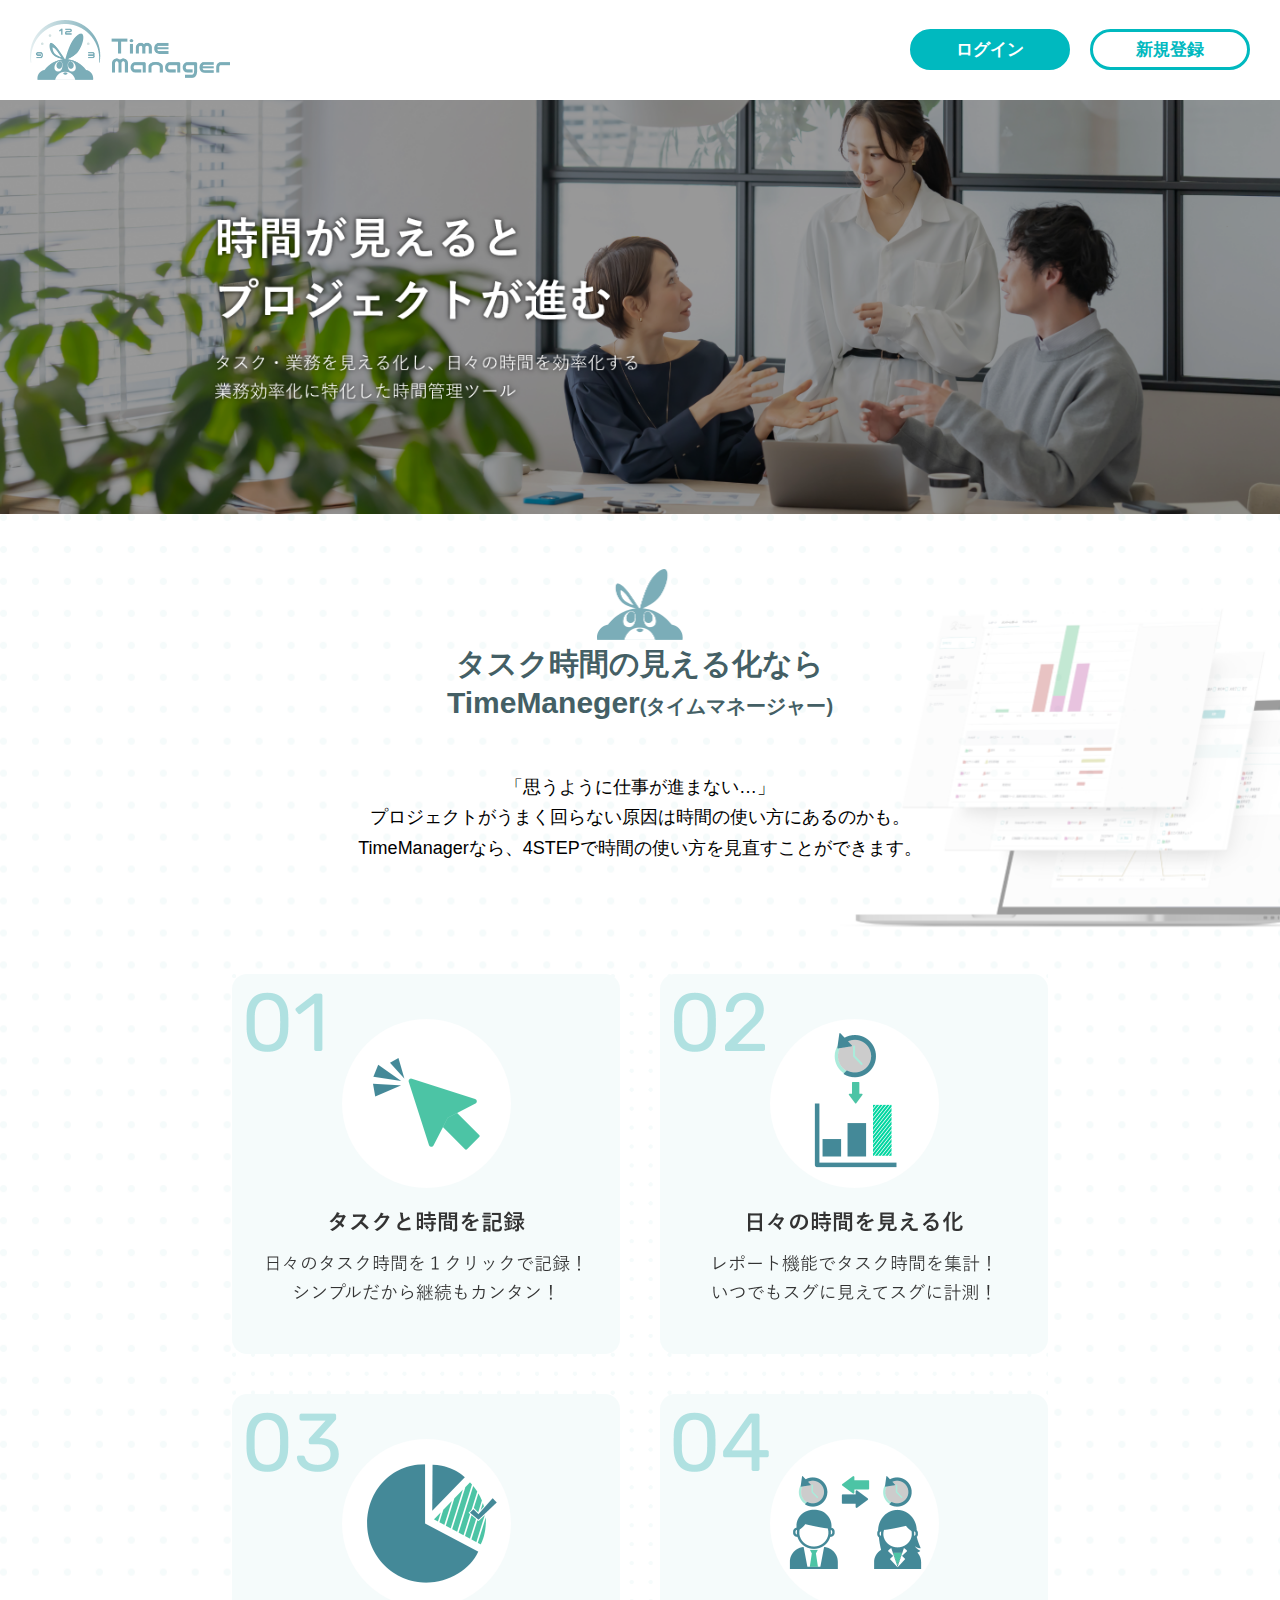
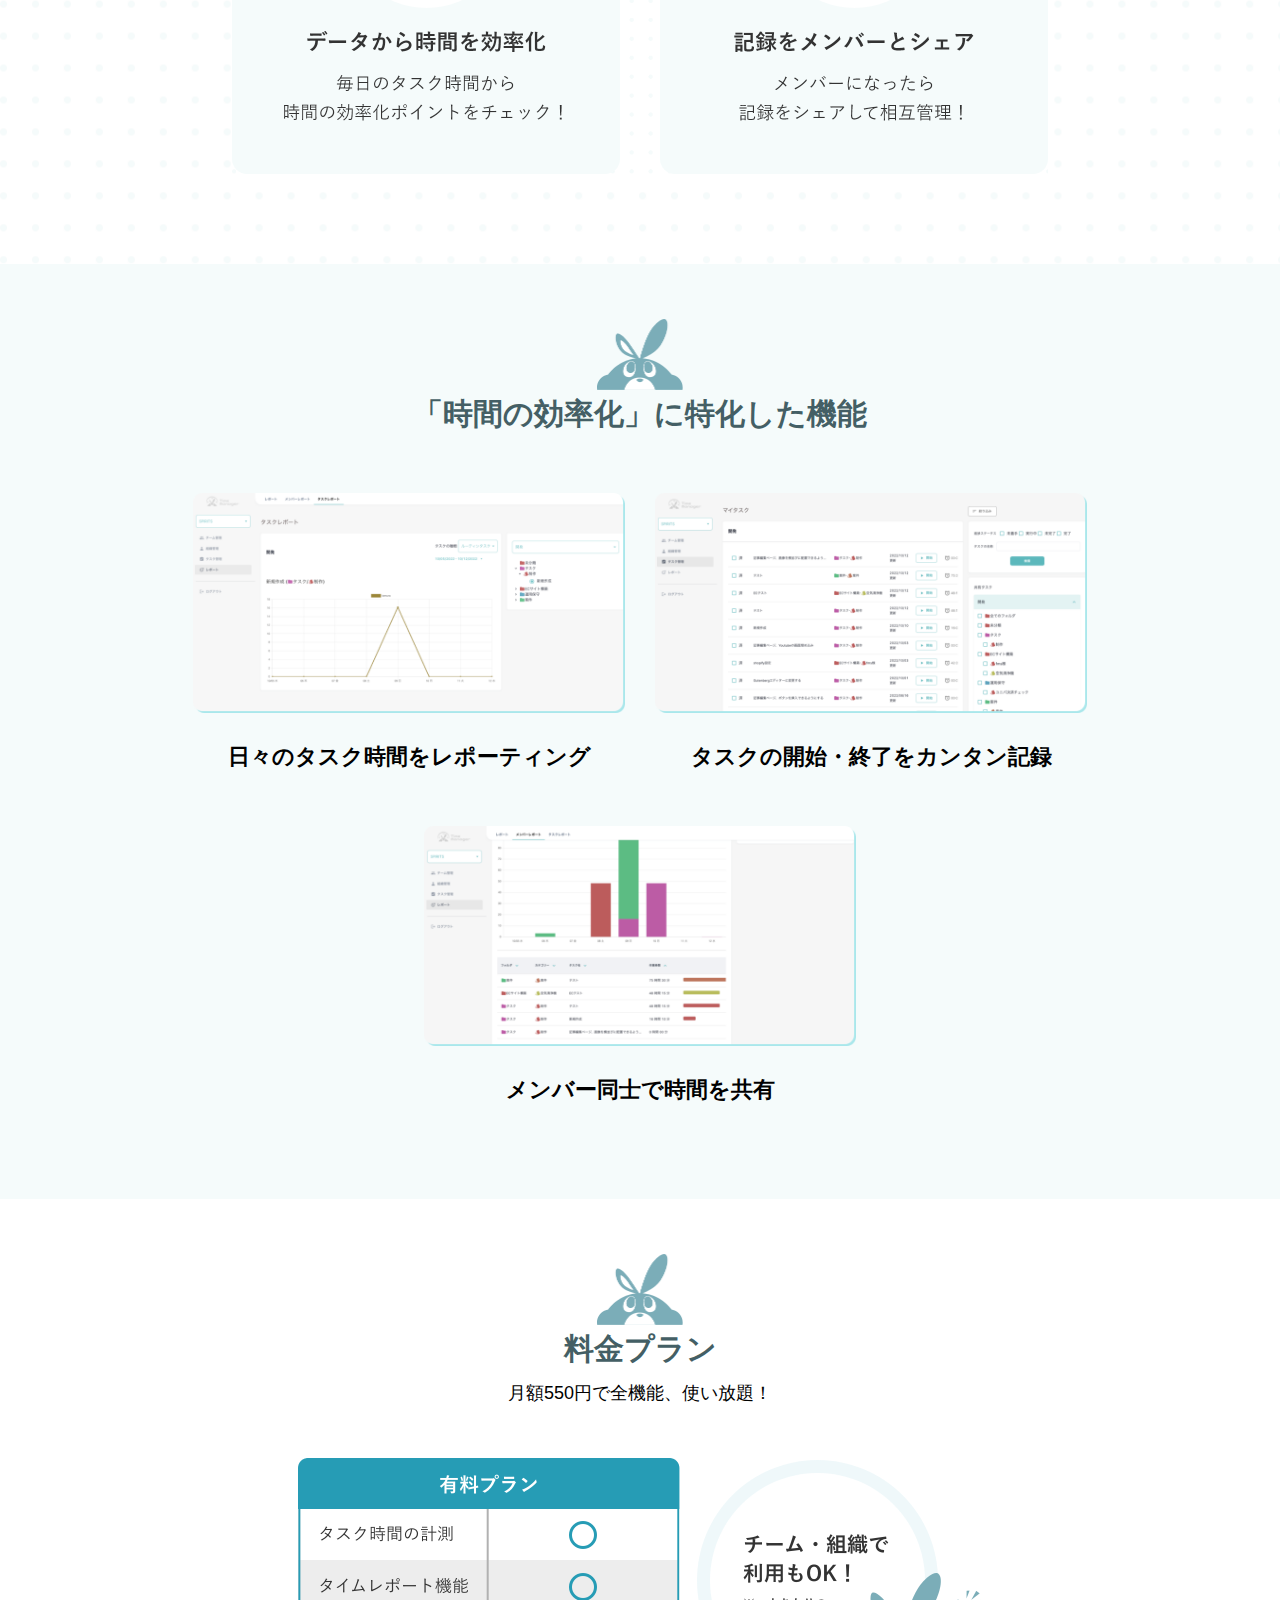
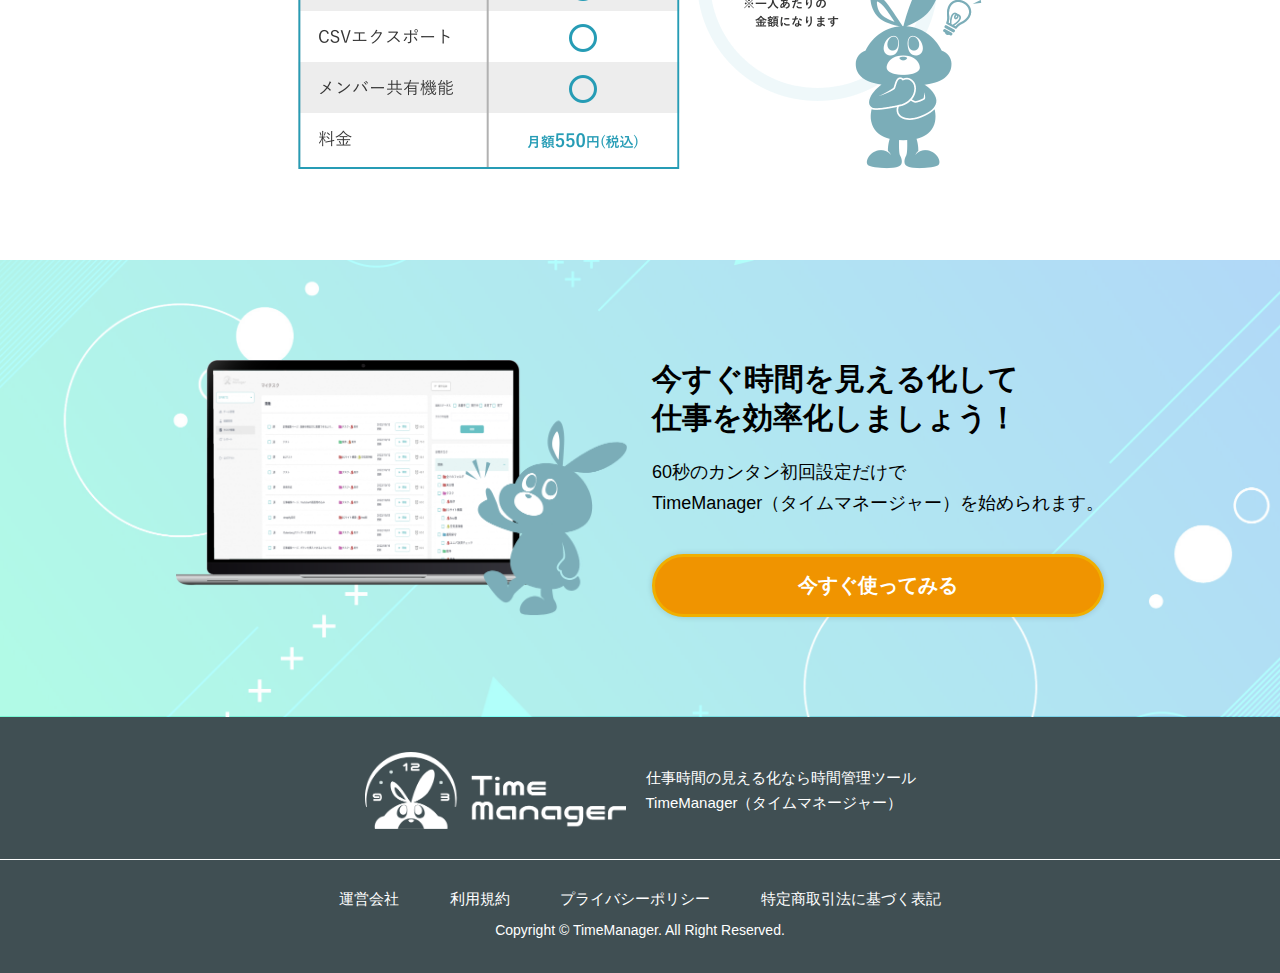
<file: index.html>
<!DOCTYPE html>
<html lang="ja">
<head prefix="og:http://ogp.me/ns#">
    <!-- Google Tag Manager -->
    <script>(function(w,d,s,l,i){w[l]=w[l]||[];w[l].push({'gtm.start':
    new Date().getTime(),event:'gtm.js'});var f=d.getElementsByTagName(s)[0],
    j=d.createElement(s),dl=l!='dataLayer'?'&l='+l:'';j.async=true;j.src=
    'https://www.googletagmanager.com/gtm.js?id='+i+dl;f.parentNode.insertBefore(j,f);
    })(window,document,'script','dataLayer','GTM-P8GG42N');</script>
    <!-- End Google Tag Manager -->    
    <meta charset="UTF-8">
    <meta http-equiv="X-UA-Compatible" content="IE=edge">
    <meta name="viewport" content="width=device-width, initial-scale=1.0">
    <link rel="stylesheet" href="css/style.css">
    <title>【公式】Time Manager（タイムマネージャー）｜タスク時間を見える化</title>
    <meta name="description" content="Time Manager（タイムマネージャー）は業務効率化に特化した時間管理ツール。タスクや業務を見える化し、日々の時間を効率化します。">
    <meta property="og:title" content="【公式】Time Manager（タイムマネージャー）">
    <meta property="og:description" content="Time Manager（タイムマネージャー）は業務効率化に特化した時間管理ツール。タスクや業務を見える化し、日々の時間を効率化します。">
    <meta property="og:url" content="https://spirits-ltd.com/time-manager/">
    <meta property="og:image" content="https://spirits-ltd.com/time-manager/img/logo.png">
    <meta property="og:type" content="website">
    <meta property="og:site_name" content="Time Manager">
    <link rel="apple-touch-icon" sizes="180x180" href="./img/favicon/apple-touch-icon.png">
    <link rel="icon" type="image/png" sizes="32x32" href="./img/favicon/favicon-32x32.png">
    <link rel="icon" type="image/png" sizes="16x16" href="./img/favicon/favicon-16x16.png">
    <link rel="manifest" href="./img/favicon/site.webmanifest">
    <link rel="mask-icon" href="./img/favicon/safari-pinned-tab.svg" color="#5bbad5">
    <meta name="msapplication-TileColor" content="#da532c">
    <meta name="theme-color" content="#ffffff">
</head>
<body>
    <!-- Google Tag Manager (noscript) -->
    <noscript><iframe src="https://www.googletagmanager.com/ns.html?id=GTM-P8GG42N"
    height="0" width="0" style="display:none;visibility:hidden"></iframe></noscript>
    <!-- End Google Tag Manager (noscript) -->
    <header>
        <nav>
            <a href="./" class="logo">
                <img src="img/head-logo.png" alt="業務効率化に特化した時間管理ツール、Time Manager（タイムマネージャー）のロゴ">
            </a>
                <ul>
                    <a href="https://time-manager.net/login">
                        <li>ログイン</li>
                        </a>
                        <a target="_blank" href="https://time-manager.net/registration">
                            <li class="signin">新規登録</li>
                        </a>
                </ul>
        </nav>
    </header>
    <main>
        <img src="img/header-pc.png" alt="「時間が見えるとプロジェクトが進む」業務効率化に特化した時間管理ツール、Time Manager（タイムマネージャー）。" class="pc">
        <img src="img/header-sp.png" alt="「時間が見えるとプロジェクトが進む」業務効率化に特化した時間管理ツール、Time Manager（タイムマネージャー）。" class="sp">
        <section class="merit">
            <div class="container-sub">
                <h2>タスク時間の見える化なら<br>
                    TimeManeger<span>(タイムマネージャー)</span></h2>
                <p>「思うように仕事が進まない…」<br>
                    プロジェクトがうまく回らない原因は<br class="sp">時間の使い方にあるのかも。<br><br class="sp">
                    TimeManagerなら、<br class="sp">4STEPで時間の使い方を<br class="sp">見直すことができます。</p>
                <img src="img/merit-sp.png" alt="業務効率化に特化した時間管理ツール、Time Manager（タイムマネージャー）の時間管理画面" class="sp">
                <img src="img/merit14.png" alt="業務効率化に特化した時間管理ツール、Time Manager（タイムマネージャー）のメリット4つ" class="merit pc">
                <img src="img/merit14-sp.png" alt="業務効率化に特化した時間管理ツール、Time Manager（タイムマネージャー）のメリット4つ" class="merit sp">
            </div>
        </section>
        <section class="function">
            <div class="container">
                <h2>「時間の効率化」に特化した機能</h2>
                <div class="box">
                    <div class="ex">
                        <img src="img/func01.png" alt="業務効率化に特化した時間管理ツール、Time Manager（タイムマネージャー）の機能①日々のタスク時間をレポーティング">
                        <p>日々のタスク時間をレポーティング</p>
                    </div>
                    <div class="ex">
                        <img src="img/func02.png" alt="業務効率化に特化した時間管理ツール、Time Manager（タイムマネージャー）の機能②タスクの開始・終了をカンタン記録">
                        <p>タスクの開始・終了をカンタン記録</p>
                    </div>
                    <div class="ex">
                        <img src="img/func03.png" alt="業務効率化に特化した時間管理ツール、Time Manager（タイムマネージャー）の機能③メンバー同士で時間共有">
                        <p>メンバー同士で時間を共有</p>
                    </div>
                </div>
            </div>
        </section>
        <section class="price">
            <div class="container">
                <h2>料金プラン</h2>
                <p>月額550円で全機能、使い放題！</p>
                    <img src="img/price.png" alt="業務効率化に特化した時間管理ツール、Time Manager（タイムマネージャー）の料金プラン" class="pc">
                    <img src="img/price-sp.png" alt="業務効率化に特化した時間管理ツール、Time Manager（タイムマネージャー）の料金プラン" class="sp">
                </div>
        </section>
        <section class="cta">
            <div class="container pc">
                <div class="flex">
                    <img src="img/cta-rabbit.png" alt="業務効率化に特化した時間管理ツール、Time Manager（タイムマネージャー）のキャラクター「タイムラビット」">
                    <div class="text">
                        <h2>今すぐ時間を見える化して<br>
                            仕事を効率化しましょう！</h2>
                        <p>60秒のカンタン初回設定だけで<br>
                            TimeManager（タイムマネージャー）を始められます。</p>
                        <a target="_blank" href="https://time-manager.net/registration" class="button">今すぐ使ってみる</a>
                    </div>
                </div>
            </div>
            <div class="container-sub sp">
                <div class="flex">
                    <h2>今すぐ時間を見える化して<br>
                        仕事を効率化しましょう！</h2>
                    <img src="img/cta-rabbit-sp.png" alt="業務効率化に特化した時間管理ツール、Time Manager（タイムマネージャー）のキャラクター「タイムラビット」">
                    <div class="text">
                        <p>
                            60秒のカンタン初回設定だけで<br>
                            TimeManager（タイムマネージャー）を<br>
                            始められます。</p>
                        <a target="_blank" href="https://time-manager.net/registration" class="button">今すぐ使ってみる</a>
                    </div>
                </div>
            </div>
        </section>
        <footer>
            <div class="container-sub">
                <div class="flex">
                    <img src="img/footer-logo.png" alt="業務効率化に特化した時間管理ツール、Time Manager（タイムマネージャー）のロゴ">
                    <p>仕事時間の見える化なら時間管理ツール<br>
                        TimeManager（タイムマネージャー）</p>
                </div>          
            </div>
            <div class="border"></div>
            <div class="container-sub">
                <div class="flex02">
                    <a href="https://spirits-ltd.com/company" target="_blank">運営会社</a>
                    <a href="./rule.html">利用規約</a>
                    <a href="./privacy.html">プライバシーポリシー</a>
                    <a href="./law.html">特定商取引法に基づく表記</a>
                </div>
                <div class="copyright">
                    <p>Copyright © TimeManager. All Right Reserved.</p>
                </div>
            </div>
        </footer>
    </main>
</body>
</html>
</file>
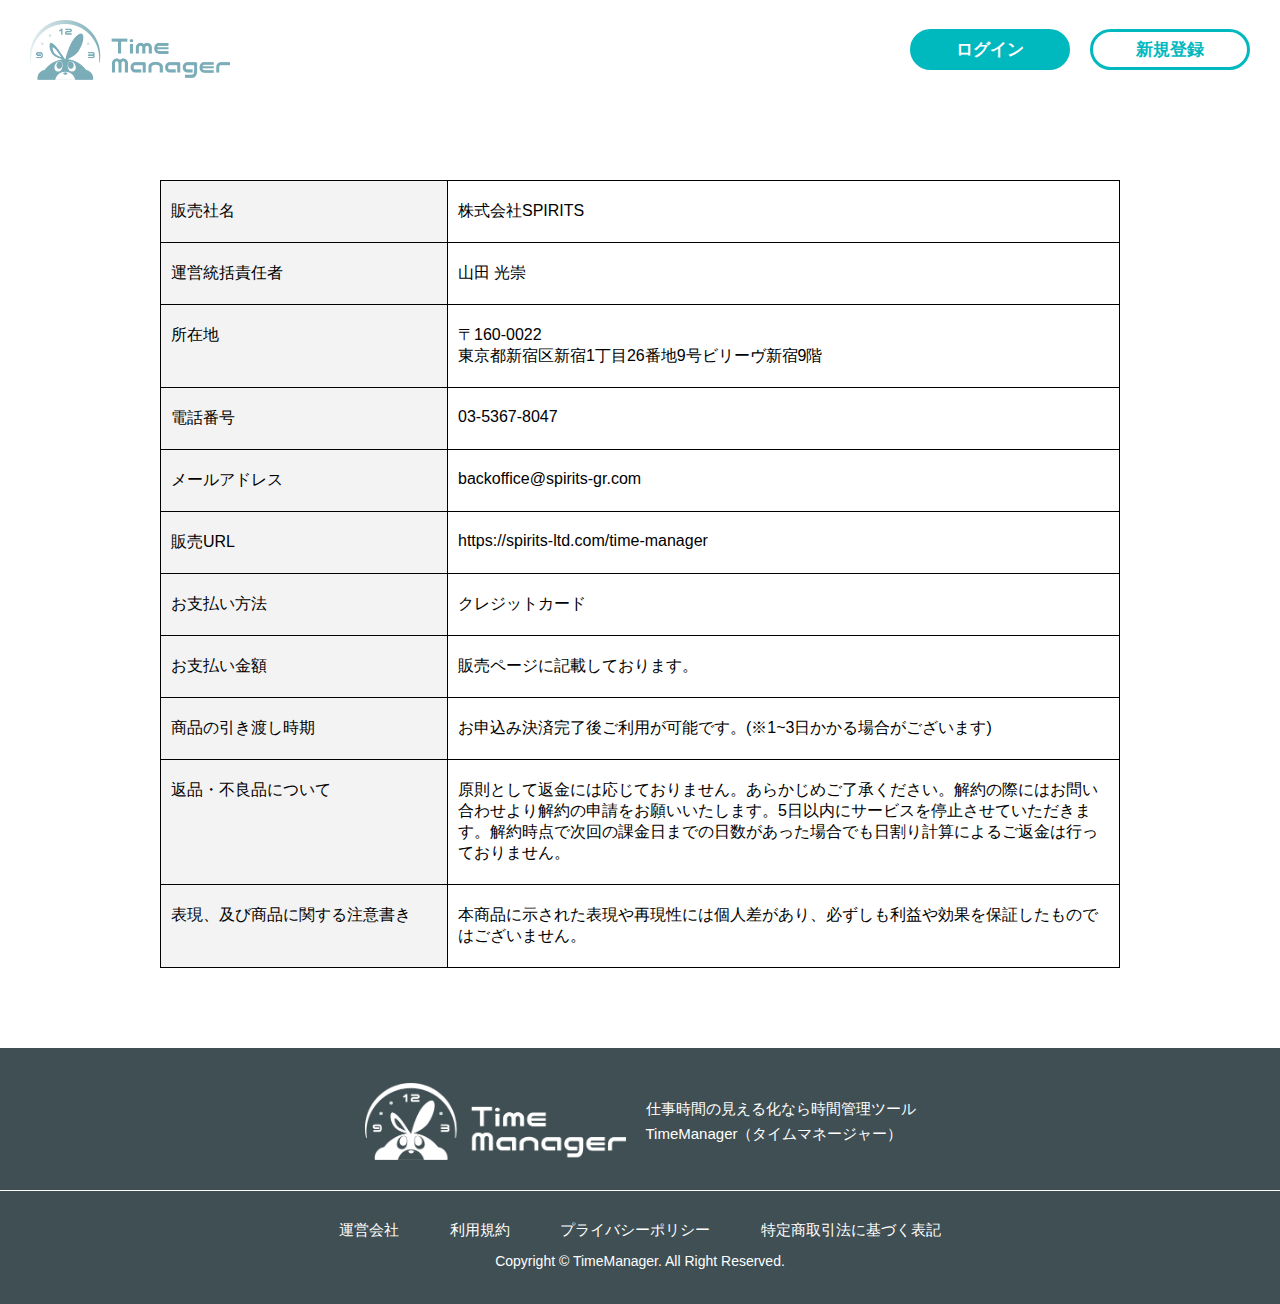
<file: law.html>
<!DOCTYPE html>
<html lang="en">
<head>
    <meta charset="UTF-8">
    <meta http-equiv="X-UA-Compatible" content="IE=edge">
    <meta name="viewport" content="width=device-width, initial-scale=1.0">
    <link rel="stylesheet" href="./css/style.css">
    <title>TimeManager | 特商法</title>
    <meta name="robots" content="noindex">
    <style>

      .law-box {
        margin-top: 80px;
        margin-bottom: 80px;
      }
      .row {
        display: flex;
      }

      .left-box {
        width: 30%;
        padding: 20px 10px;
        background-color: #eeeeeeb0;
        border-top: 1px solid #000;
        border-left: 1px solid #000;
        border-right: 1px solid #000;
      }

      .right-box {
        width: 30%;
        padding: 20px 10px;
        border-top: 1px solid #000;
        border-right: 1px solid #000;
      }
      
      .row:last-child .left-box, .row:last-child .right-box{
        border-bottom: 1px solid #000;
      }
      
      .right-box {
        width: 70%;
        padding: 20px 10px;
      }

      * {
        text-align: left;
      }
    </style>
</head>
<body>
    <header>
        <nav>
            <a href="./" class="logo">
                <img src="img/head-logo.png" alt="">
            </a>
            <ul>
              <a href="https://time-manager.net/login">
                  <li>ログイン</li>
                  </a>
                  <a href="https://time-manager.net/registration">
                      <li class="signin">新規登録</li>
                  </a>
          </ul>
  </nav>
    </header>
    <main>
      <div class="container">
        <div class="law-box">
          <div class="row">
            <div class="left-box">販売社名</div>
            <div class="right-box">株式会社SPIRITS</div>
          </div>
          <div class="row">
            <div class="left-box">運営統括責任者</div>
            <div class="right-box">山田 光崇</div>
          </div>
          <div class="row">
            <div class="left-box">所在地</div>
            <div class="right-box">〒160-0022 <br>
              東京都新宿区新宿1丁目26番地9号ビリーヴ新宿9階</div>
          </div>
          <div class="row">
            <div class="left-box">電話番号</div>
            <div class="right-box">03-5367-8047</div>
          </div>
          <div class="row">
            <div class="left-box">メールアドレス</div>
            <div class="right-box">backoffice@spirits-gr.com</div>
          </div>
          <div class="row">
            <div class="left-box">販売URL</div>
            <div class="right-box">https://spirits-ltd.com/time-manager</div>
          </div>
          <div class="row">
            <div class="left-box">お支払い方法</div>
            <div class="right-box">クレジットカード</div>
          </div>
          <div class="row">
            <div class="left-box">お支払い金額</div>
            <div class="right-box">販売ページに記載しております。</div>
          </div>
          <div class="row">
            <div class="left-box">商品の引き渡し時期</div>
            <div class="right-box">お申込み決済完了後ご利用が可能です。(※1~3日かかる場合がございます)</div>
          </div>
          <div class="row">
            <div class="left-box">返品・不良品について</div>
            <div class="right-box">原則として返金には応じておりません。あらかじめご了承ください。解約の際にはお問い合わせより解約の申請をお願いいたします。5日以内にサービスを停止させていただきます。解約時点で次回の課金日までの日数があった場合でも日割り計算によるご返金は行っておりません。</div>
          </div>
          <div class="row">
            <div class="left-box">表現、及び商品に関する注意書き</div>
            <div class="right-box">本商品に示された表現や再現性には個人差があり、必ずしも利益や効果を保証したものではございません。</div>
          </div>
        </div>
      </div>
    </main>
    <footer>
        <div class="container-sub">
            <div class="flex">
                <img src="./img/footer-logo.png" alt="">
                <p>
                  仕事時間の見える化なら時間管理ツール<br>
                  TimeManager（タイムマネージャー）
                </p>
            </div>          
        </div>
        <div class="border"></div>
        <div class="container-sub">
            <div class="flex02">
                <a href="https://spirits-ltd.com/company" target="_blank">運営会社</a>
                <a href="./rule.html">利用規約</a>
                <a href="./privacy.html">プライバシーポリシー</a>
                <a href="./law.html">特定商取引法に基づく表記</a>
            </div>
            <div class="copyright">
                <p>Copyright © TimeManager. All Right Reserved.</p>
            </div>
        </div>
    </footer>
</body>
</html>
</file>
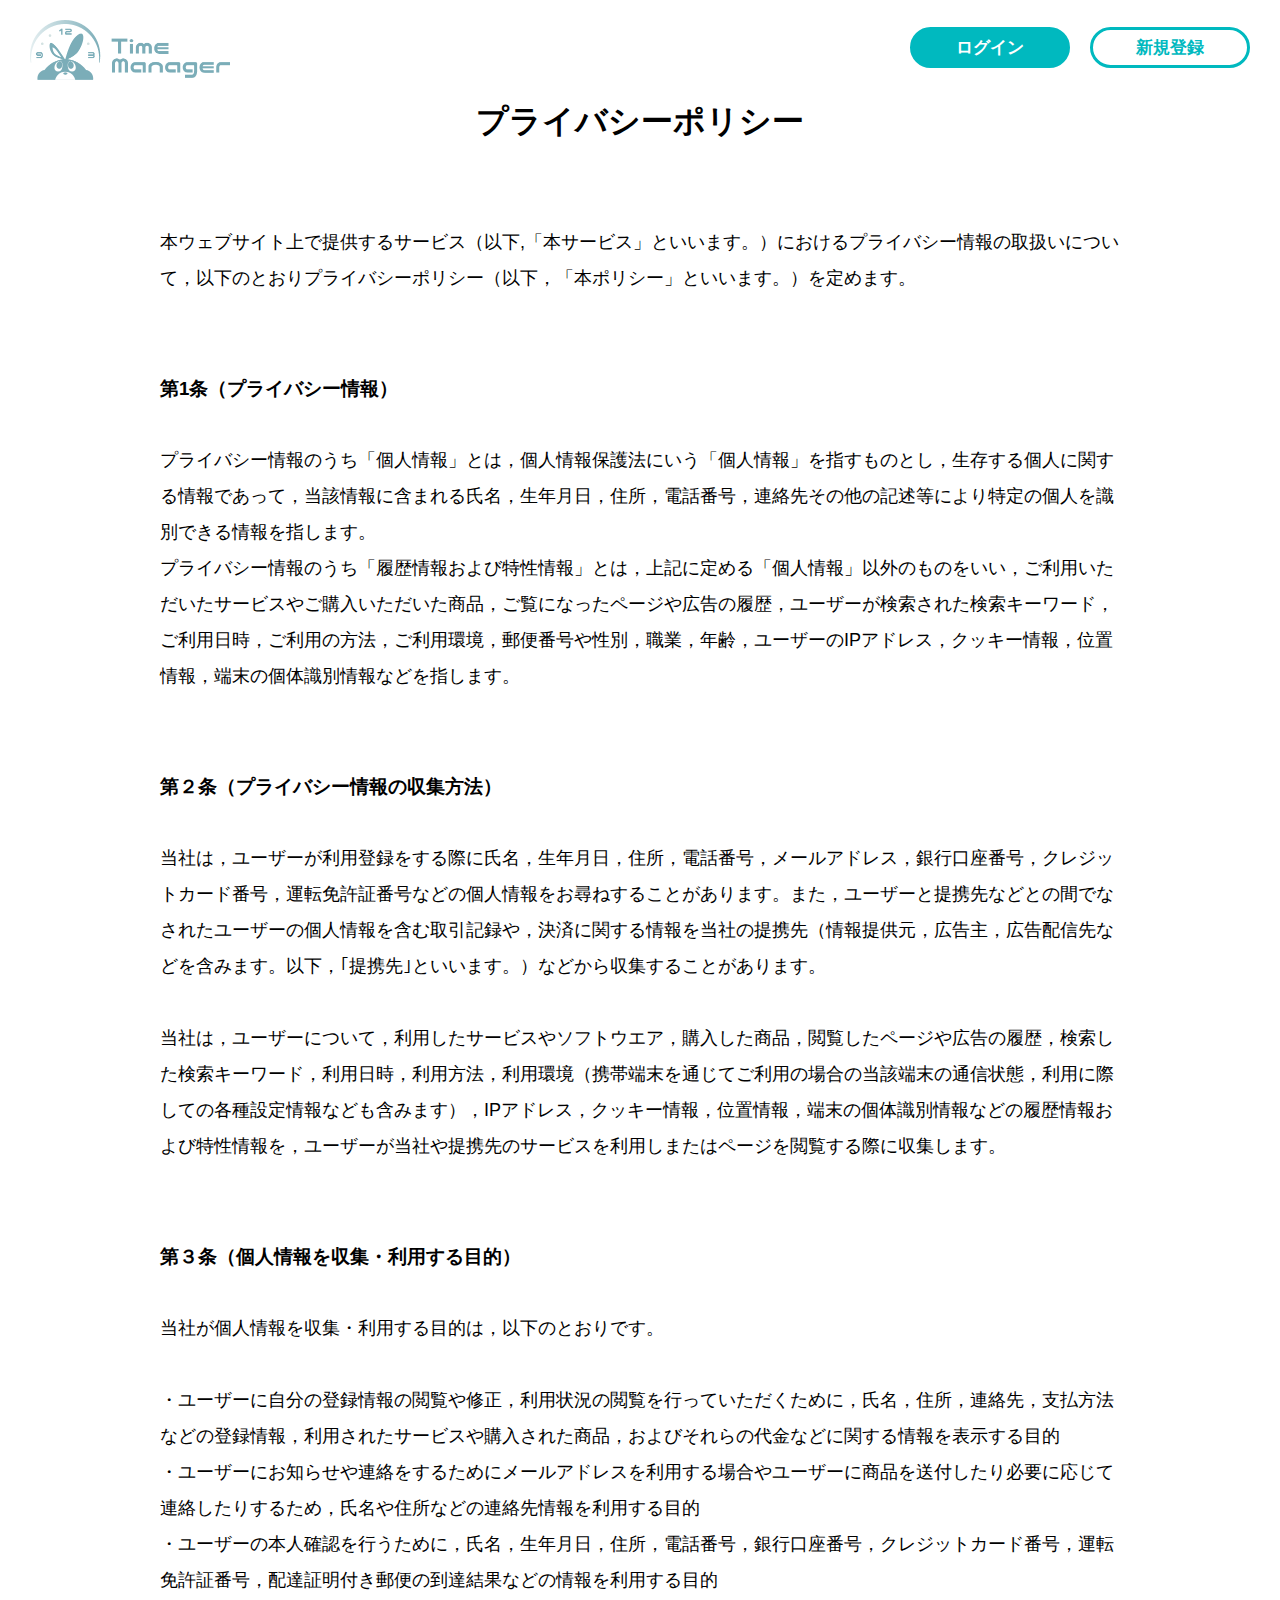
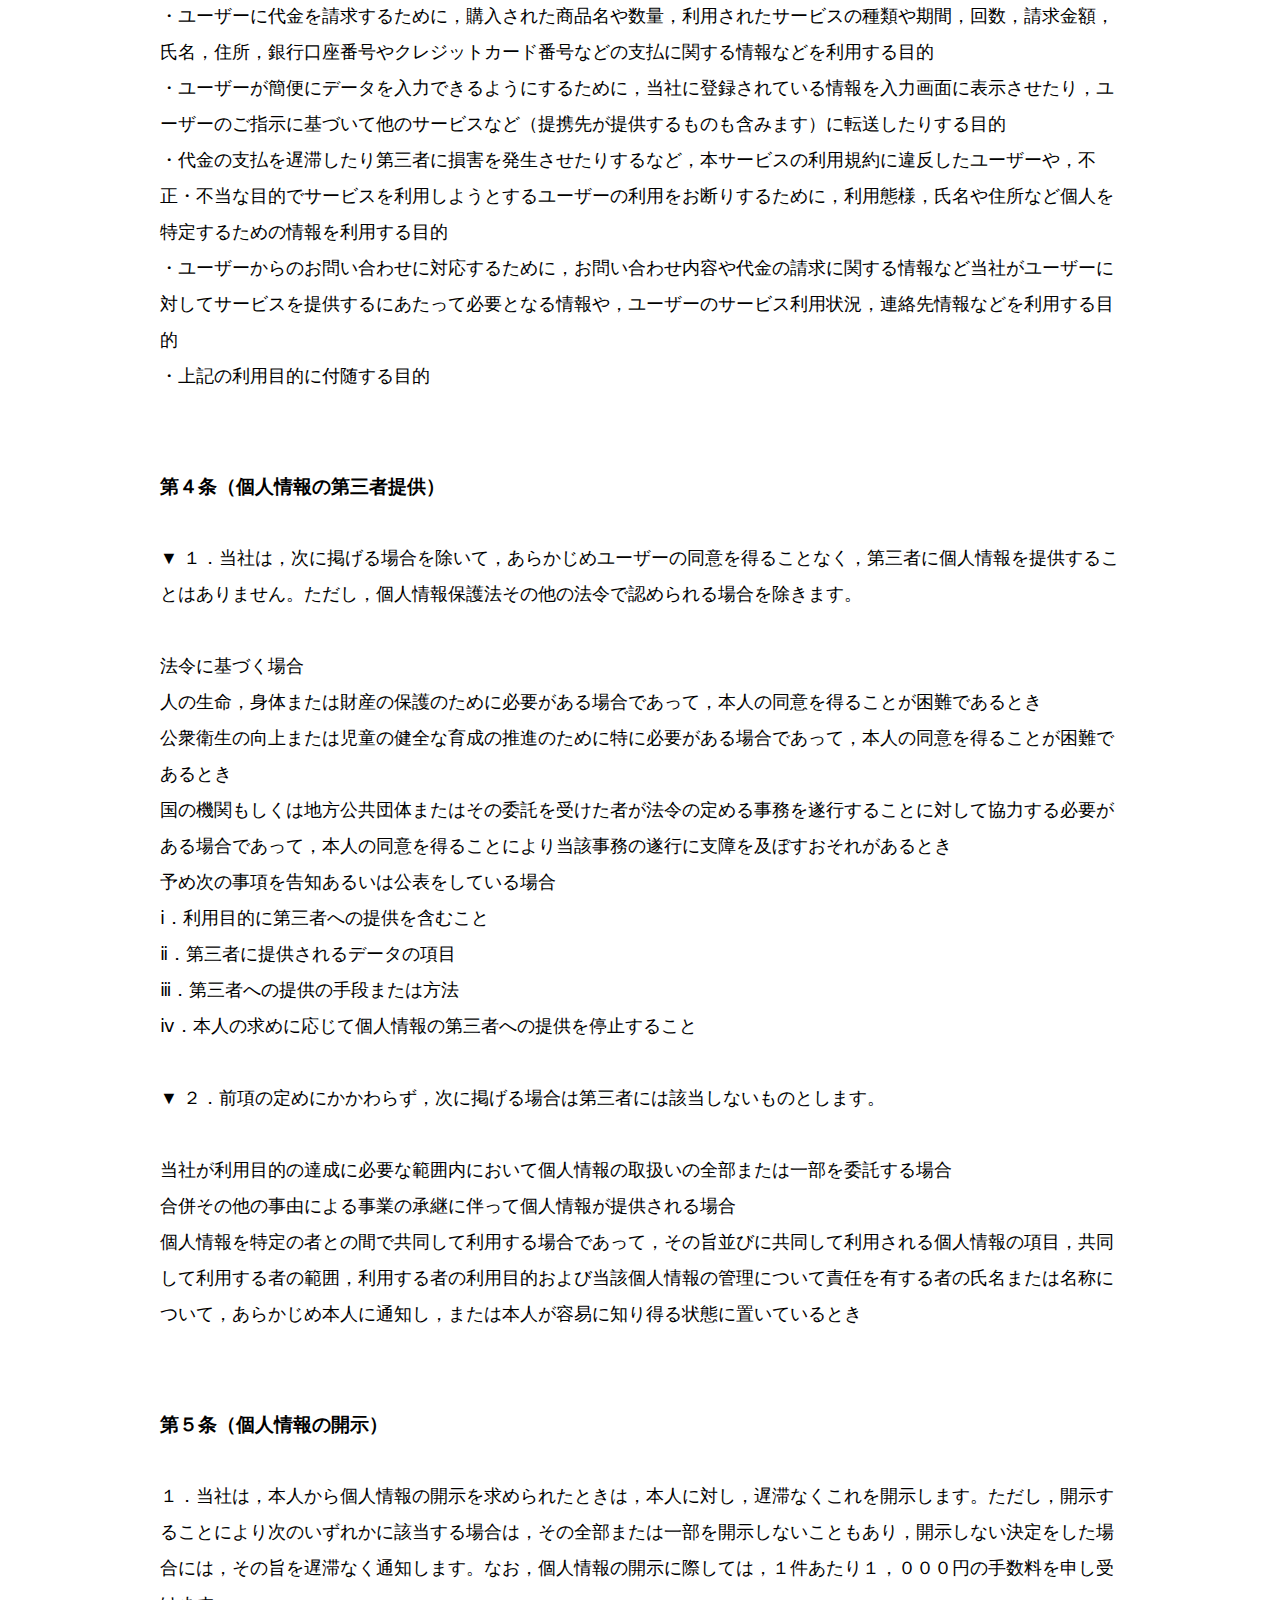
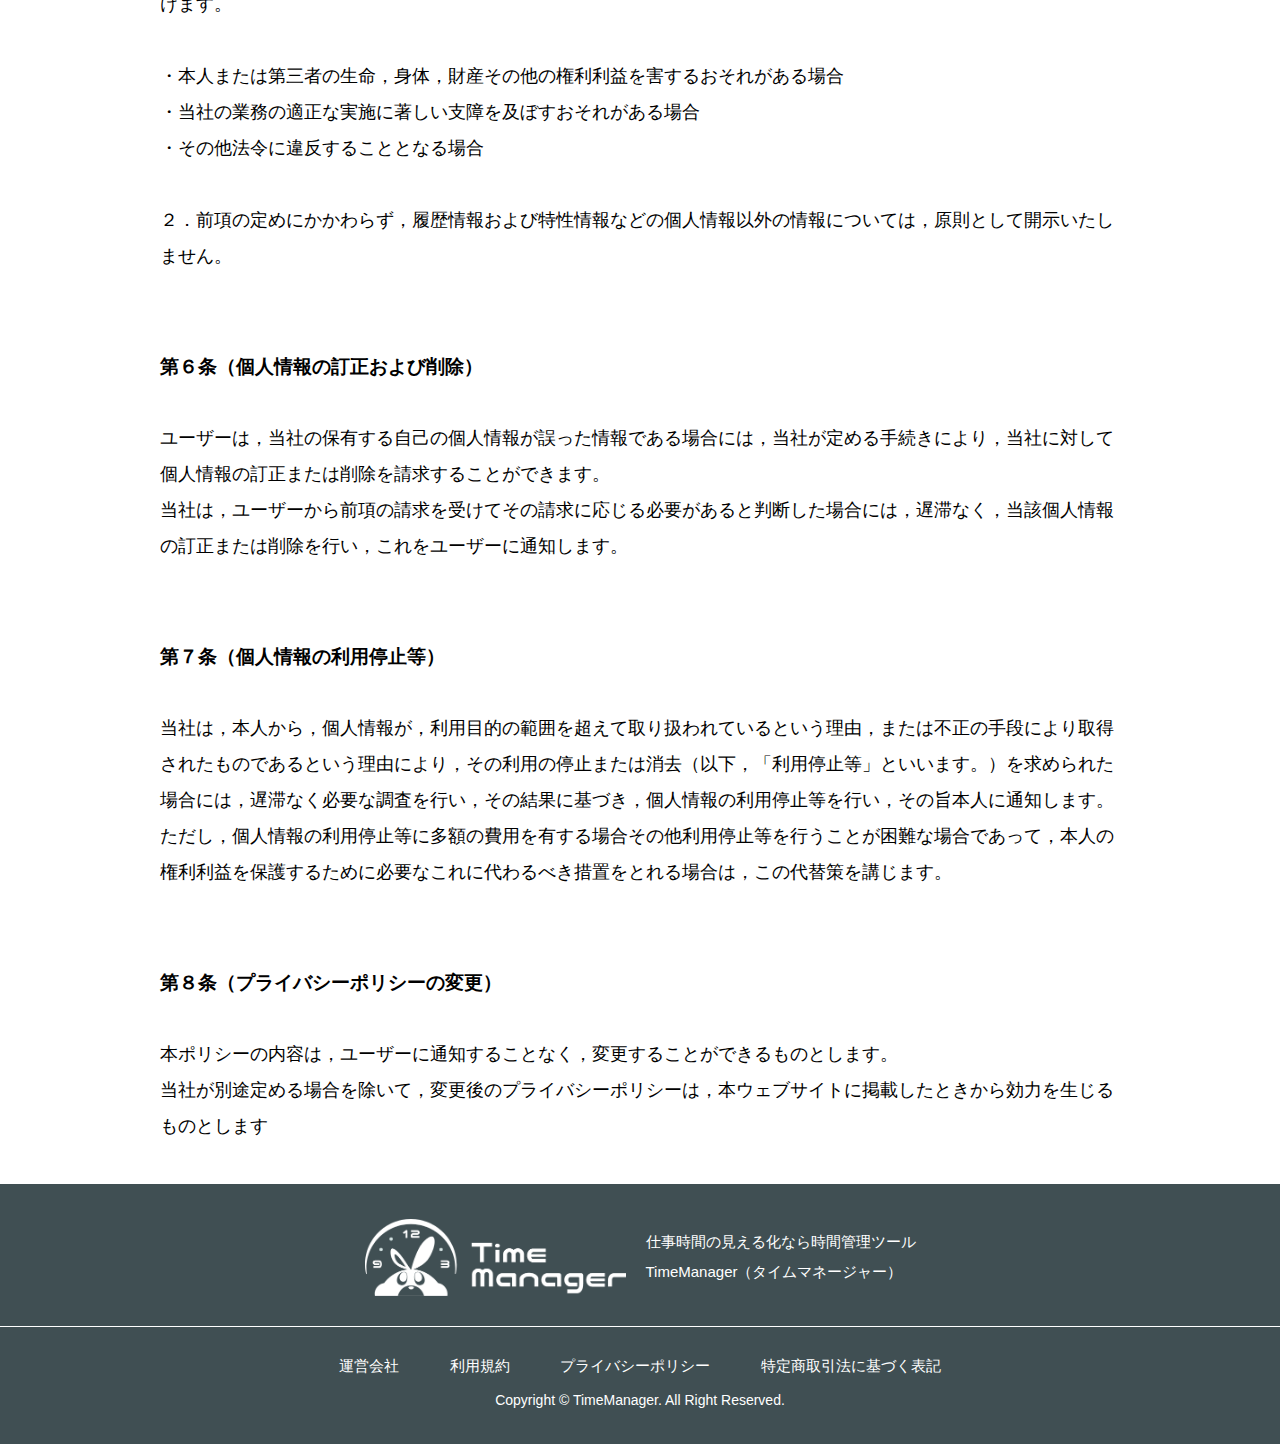
<file: privacy.html>
<!DOCTYPE html>
<html lang="en">
<head>
    <meta charset="UTF-8">
    <meta http-equiv="X-UA-Compatible" content="IE=edge">
    <meta name="viewport" content="width=device-width, initial-scale=1.0">
    <link rel="stylesheet" href="./css/style.css">
    <style>
      * {
        text-align: left;
      }
      p {
        line-height: 2em;
        text-align: left;
      }

      h1 {
        margin-bottom: 80px;
        text-align: center;
      }
      
      h2, h3 {
        text-align: left;
        margin-bottom: 40px;
        margin-top: 80px;
      }

      ol {
        margin-left: 40px;
        margin-top: 20px;
      }
      
      /* ol > ol {
        margin-left: 80px;
      } */

      li {
        margin-bottom: 5px;
        list-style-type: decimal;
      }

      li.katakana {
        list-style-type: katakana;
      }
      
      ol.katakana li {
        list-style-type: katakana;
      }
    </style>
    <title>TimeManager | プライバシーポリシー</title>
    <meta name="robots" content="noindex">
</head>
<body>
    <header>
        <nav>
          <a href="./" class="logo">
            <img src="img/head-logo.png" alt="">
        </a>
        <ul>
              <a href="https://time-manager.net/login">
                  <li>ログイン</li>
                  </a>
                  <a href="https://time-manager.net/registration">
                      <li class="signin">新規登録</li>
                  </a>
          </ul>
  </nav>
    </header>
    <main>
      <div id="contents" class="clear_fix">
        <div id="main" class="clear_fix">
      <div class="container">
                      <article class="articleBox">
  <div class="company-rule">
  <h1>プライバシーポリシー</h1>
  <div class="company-rule_one">
  <p>本ウェブサイト上で提供するサービス（以下,「本サービス」といいます。）におけるプライバシー情報の取扱いについて，以下のとおりプライバシーポリシー（以下，「本ポリシー」といいます。）を定めます。</p>
  </div>
  <div class="company-rule_two">
  <h3>第1条（プライバシー情報）</h3>
  <p>プライバシー情報のうち「個人情報」とは，個人情報保護法にいう「個人情報」を指すものとし，生存する個人に関する情報であって，当該情報に含まれる氏名，生年月日，住所，電話番号，連絡先その他の記述等により特定の個人を識別できる情報を指します。<br />プライバシー情報のうち「履歴情報および特性情報」とは，上記に定める「個人情報」以外のものをいい，ご利用いただいたサービスやご購入いただいた商品，ご覧になったページや広告の履歴，ユーザーが検索された検索キーワード，ご利用日時，ご利用の方法，ご利用環境，郵便番号や性別，職業，年齢，ユーザーのIPアドレス，クッキー情報，位置情報，端末の個体識別情報などを指します。</p>
  <h3>第２条（プライバシー情報の収集方法）</h3>
  <p>当社は，ユーザーが利用登録をする際に氏名，生年月日，住所，電話番号，メールアドレス，銀行口座番号，クレジットカード番号，運転免許証番号などの個人情報をお尋ねすることがあります。また，ユーザーと提携先などとの間でなされたユーザーの個人情報を含む取引記録や，決済に関する情報を当社の提携先（情報提供元，広告主，広告配信先などを含みます。以下，｢提携先｣といいます。）などから収集することがあります。</p>
  <p><br />当社は，ユーザーについて，利用したサービスやソフトウエア，購入した商品，閲覧したページや広告の履歴，検索した検索キーワード，利用日時，利用方法，利用環境（携帯端末を通じてご利用の場合の当該端末の通信状態，利用に際しての各種設定情報なども含みます），IPアドレス，クッキー情報，位置情報，端末の個体識別情報などの履歴情報および特性情報を，ユーザーが当社や提携先のサービスを利用しまたはページを閲覧する際に収集します。</p>
  <h3>第３条（個人情報を収集・利用する目的）</h3>
  <p>当社が個人情報を収集・利用する目的は，以下のとおりです。</p>
  <p>&nbsp;</p>
  <p>・ユーザーに自分の登録情報の閲覧や修正，利用状況の閲覧を行っていただくために，氏名，住所，連絡先，支払方法などの登録情報，利用されたサービスや購入された商品，およびそれらの代金などに関する情報を表示する目的<br />・ユーザーにお知らせや連絡をするためにメールアドレスを利用する場合やユーザーに商品を送付したり必要に応じて連絡したりするため，氏名や住所などの連絡先情報を利用する目的<br />・ユーザーの本人確認を行うために，氏名，生年月日，住所，電話番号，銀行口座番号，クレジットカード番号，運転免許証番号，配達証明付き郵便の到達結果などの情報を利用する目的<br />・ユーザーに代金を請求するために，購入された商品名や数量，利用されたサービスの種類や期間，回数，請求金額，氏名，住所，銀行口座番号やクレジットカード番号などの支払に関する情報などを利用する目的<br />・ユーザーが簡便にデータを入力できるようにするために，当社に登録されている情報を入力画面に表示させたり，ユーザーのご指示に基づいて他のサービスなど（提携先が提供するものも含みます）に転送したりする目的<br />・代金の支払を遅滞したり第三者に損害を発生させたりするなど，本サービスの利用規約に違反したユーザーや，不正・不当な目的でサービスを利用しようとするユーザーの利用をお断りするために，利用態様，氏名や住所など個人を特定するための情報を利用する目的<br />・ユーザーからのお問い合わせに対応するために，お問い合わせ内容や代金の請求に関する情報など当社がユーザーに対してサービスを提供するにあたって必要となる情報や，ユーザーのサービス利用状況，連絡先情報などを利用する目的<br />・上記の利用目的に付随する目的</p>
  <h3>第４条（個人情報の第三者提供）</h3>
  <p>▼ １．当社は，次に掲げる場合を除いて，あらかじめユーザーの同意を得ることなく，第三者に個人情報を提供することはありません。ただし，個人情報保護法その他の法令で認められる場合を除きます。</p>
  <p>&nbsp;</p>
  <p>法令に基づく場合<br />人の生命，身体または財産の保護のために必要がある場合であって，本人の同意を得ることが困難であるとき<br />公衆衛生の向上または児童の健全な育成の推進のために特に必要がある場合であって，本人の同意を得ることが困難であるとき<br />国の機関もしくは地方公共団体またはその委託を受けた者が法令の定める事務を遂行することに対して協力する必要がある場合であって，本人の同意を得ることにより当該事務の遂行に支障を及ぼすおそれがあるとき<br />予め次の事項を告知あるいは公表をしている場合<br />ⅰ．利用目的に第三者への提供を含むこと<br />ⅱ．第三者に提供されるデータの項目<br />ⅲ．第三者への提供の手段または方法<br />ⅳ．本人の求めに応じて個人情報の第三者への提供を停止すること</p>
  <p>&nbsp;</p>
  <p>▼ ２．前項の定めにかかわらず，次に掲げる場合は第三者には該当しないものとします。</p>
  <p>&nbsp;</p>
  <p>当社が利用目的の達成に必要な範囲内において個人情報の取扱いの全部または一部を委託する場合<br />合併その他の事由による事業の承継に伴って個人情報が提供される場合<br />個人情報を特定の者との間で共同して利用する場合であって，その旨並びに共同して利用される個人情報の項目，共同して利用する者の範囲，利用する者の利用目的および当該個人情報の管理について責任を有する者の氏名または名称について，あらかじめ本人に通知し，または本人が容易に知り得る状態に置いているとき</p>
  <h3>第５条（個人情報の開示）</h3>
  <p>１．当社は，本人から個人情報の開示を求められたときは，本人に対し，遅滞なくこれを開示します。ただし，開示することにより次のいずれかに該当する場合は，その全部または一部を開示しないこともあり，開示しない決定をした場合には，その旨を遅滞なく通知します。なお，個人情報の開示に際しては，１件あたり１，０００円の手数料を申し受けます。<br /><br />・本人または第三者の生命，身体，財産その他の権利利益を害するおそれがある場合<br />・当社の業務の適正な実施に著しい支障を及ぼすおそれがある場合<br />・その他法令に違反することとなる場合</p>
  <p>&nbsp;</p>
  <p>２．前項の定めにかかわらず，履歴情報および特性情報などの個人情報以外の情報については，原則として開示いたしません。</p>
  <h3>第６条（個人情報の訂正および削除）</h3>
  <p>ユーザーは，当社の保有する自己の個人情報が誤った情報である場合には，当社が定める手続きにより，当社に対して個人情報の訂正または削除を請求することができます。<br />当社は，ユーザーから前項の請求を受けてその請求に応じる必要があると判断した場合には，遅滞なく，当該個人情報の訂正または削除を行い，これをユーザーに通知します。</p>
  <h3>第７条（個人情報の利用停止等）</h3>
  <p>当社は，本人から，個人情報が，利用目的の範囲を超えて取り扱われているという理由，または不正の手段により取得されたものであるという理由により，その利用の停止または消去（以下，「利用停止等」といいます。）を求められた場合には，遅滞なく必要な調査を行い，その結果に基づき，個人情報の利用停止等を行い，その旨本人に通知します。ただし，個人情報の利用停止等に多額の費用を有する場合その他利用停止等を行うことが困難な場合であって，本人の権利利益を保護するために必要なこれに代わるべき措置をとれる場合は，この代替策を講じます。</p>
  <h3>第８条（プライバシーポリシーの変更）</h3>
  <p>本ポリシーの内容は，ユーザーに通知することなく，変更することができるものとします。<br />当社が別途定める場合を除いて，変更後のプライバシーポリシーは，本ウェブサイトに掲載したときから効力を生じるものとします</p>
  </div>
  </div>				</article>
            </div>
    </div>
    </div>
    </main>
    <footer style="margin-top: 40px;">
      <div class="container-sub">
          <div class="flex">
              <img src="img/footer-logo.png" alt="">
              <p>仕事時間の見える化なら時間管理ツール<br>
                  TimeManager（タイムマネージャー）</p>
          </div>          
      </div>
      <div class="border"></div>
      <div class="container-sub">
          <div class="flex02">
              <a href="https://spirits-ltd.com/company" target="_blank">運営会社</a>
              <a href="./rule.html">利用規約</a>
              <a href="./privacy.html">プライバシーポリシー</a>
              <a href="./law.html">特定商取引法に基づく表記</a>
          </div>
          <div class="copyright">
              <p style="text-align: center;">Copyright © TimeManager. All Right Reserved.</p>
          </div>
      </div>
  </footer>
</body>
</html>
</file>
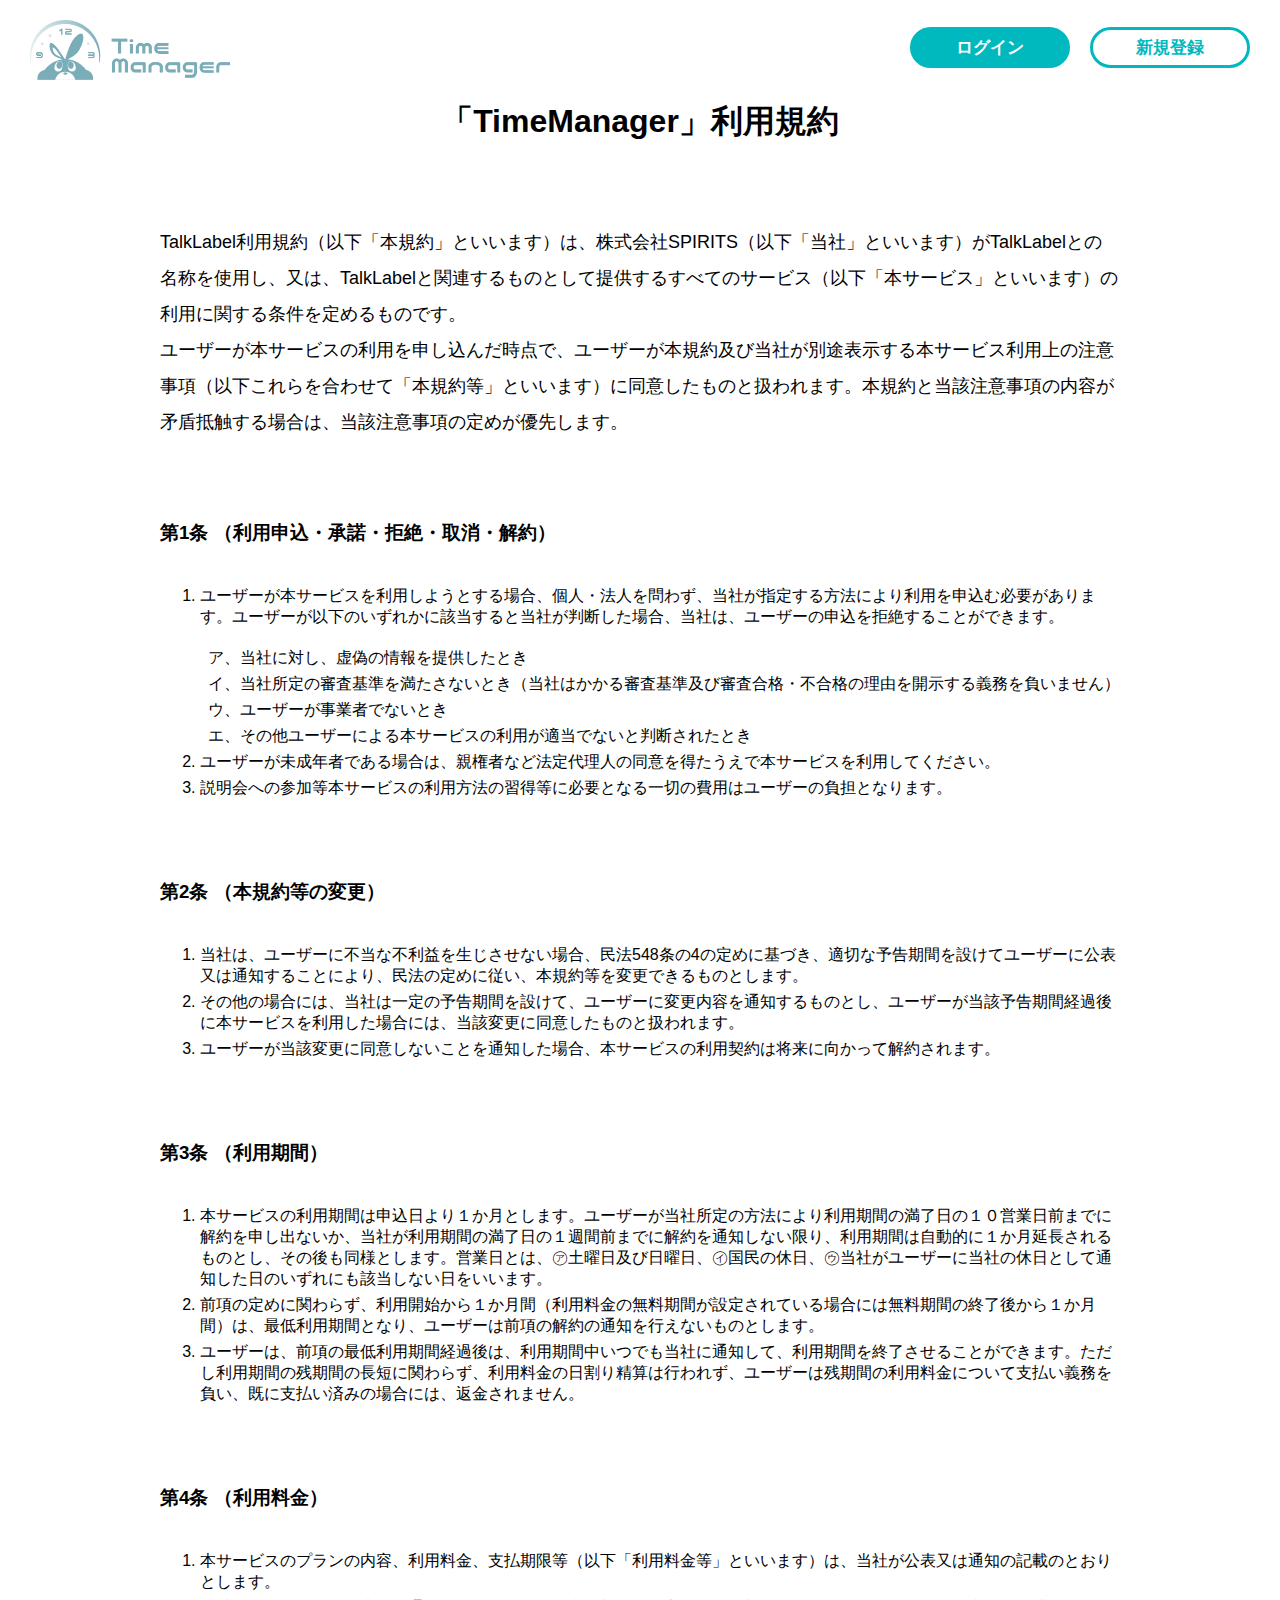
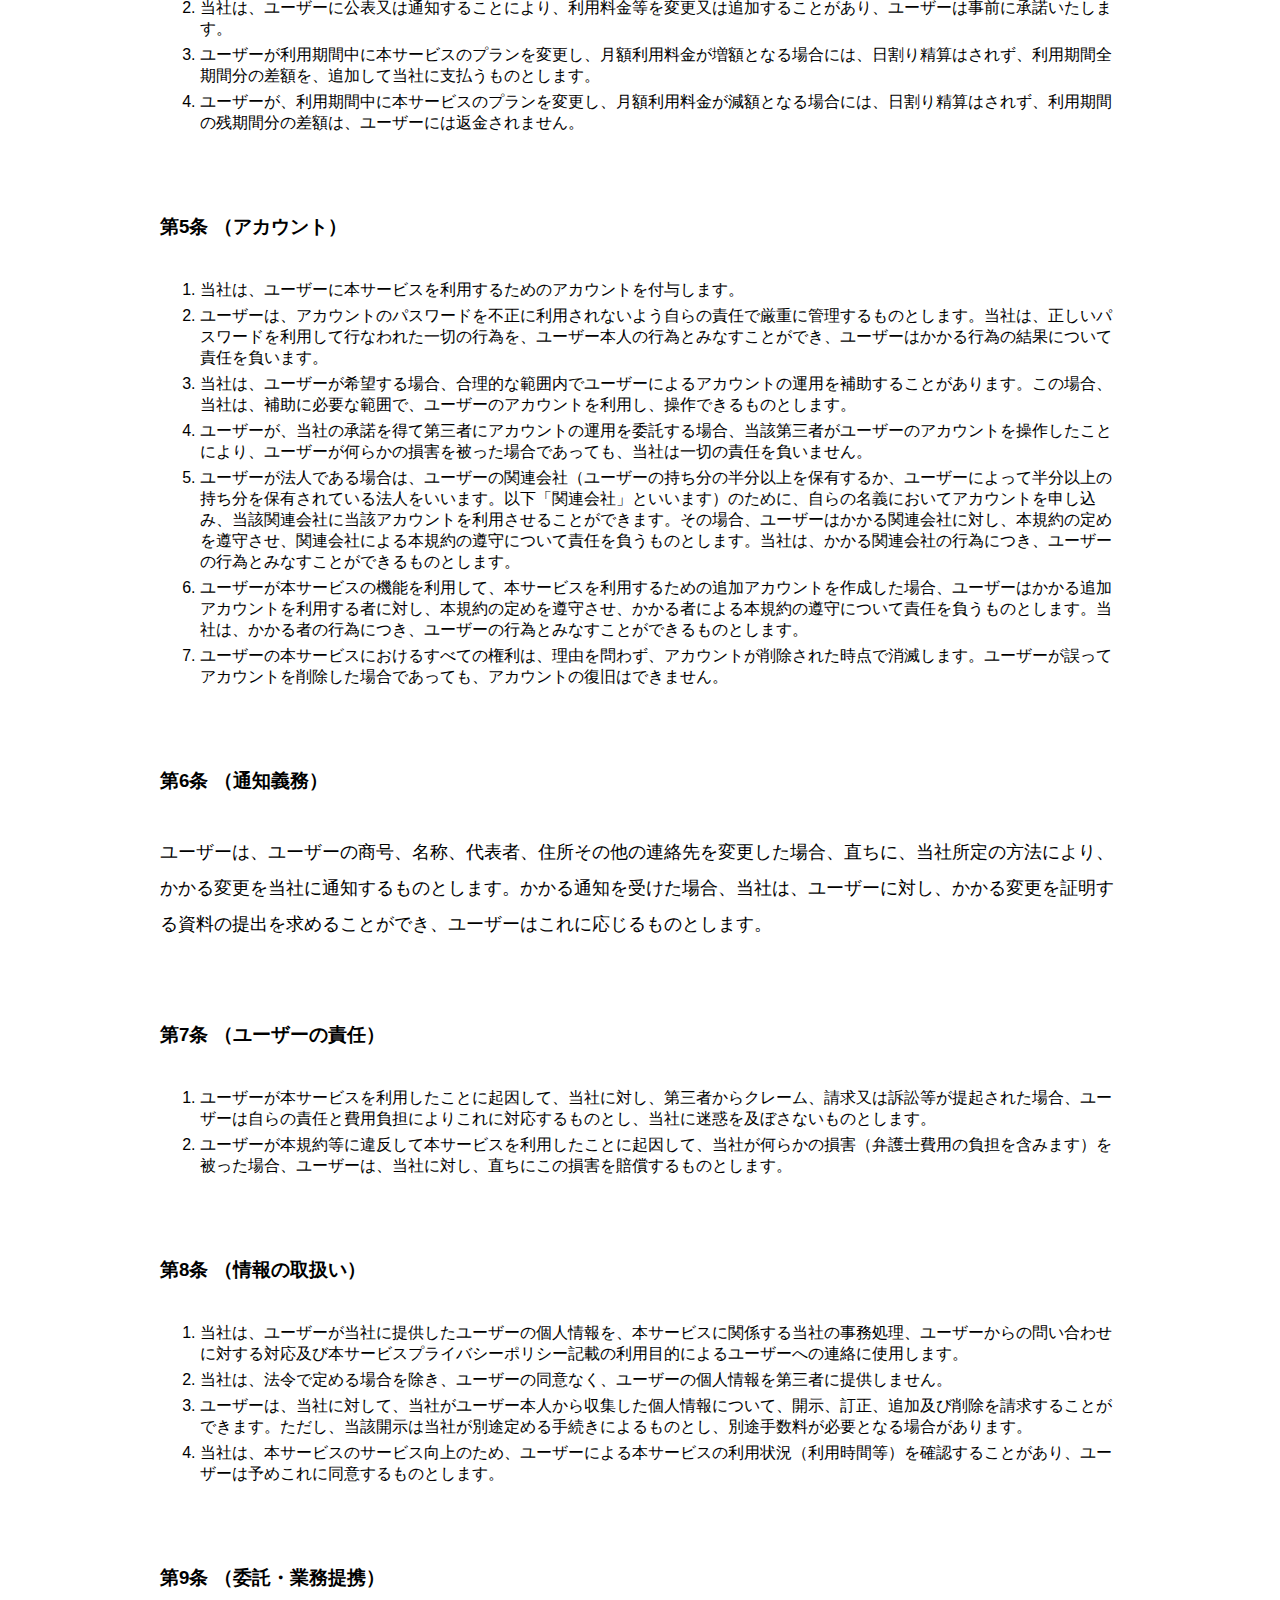
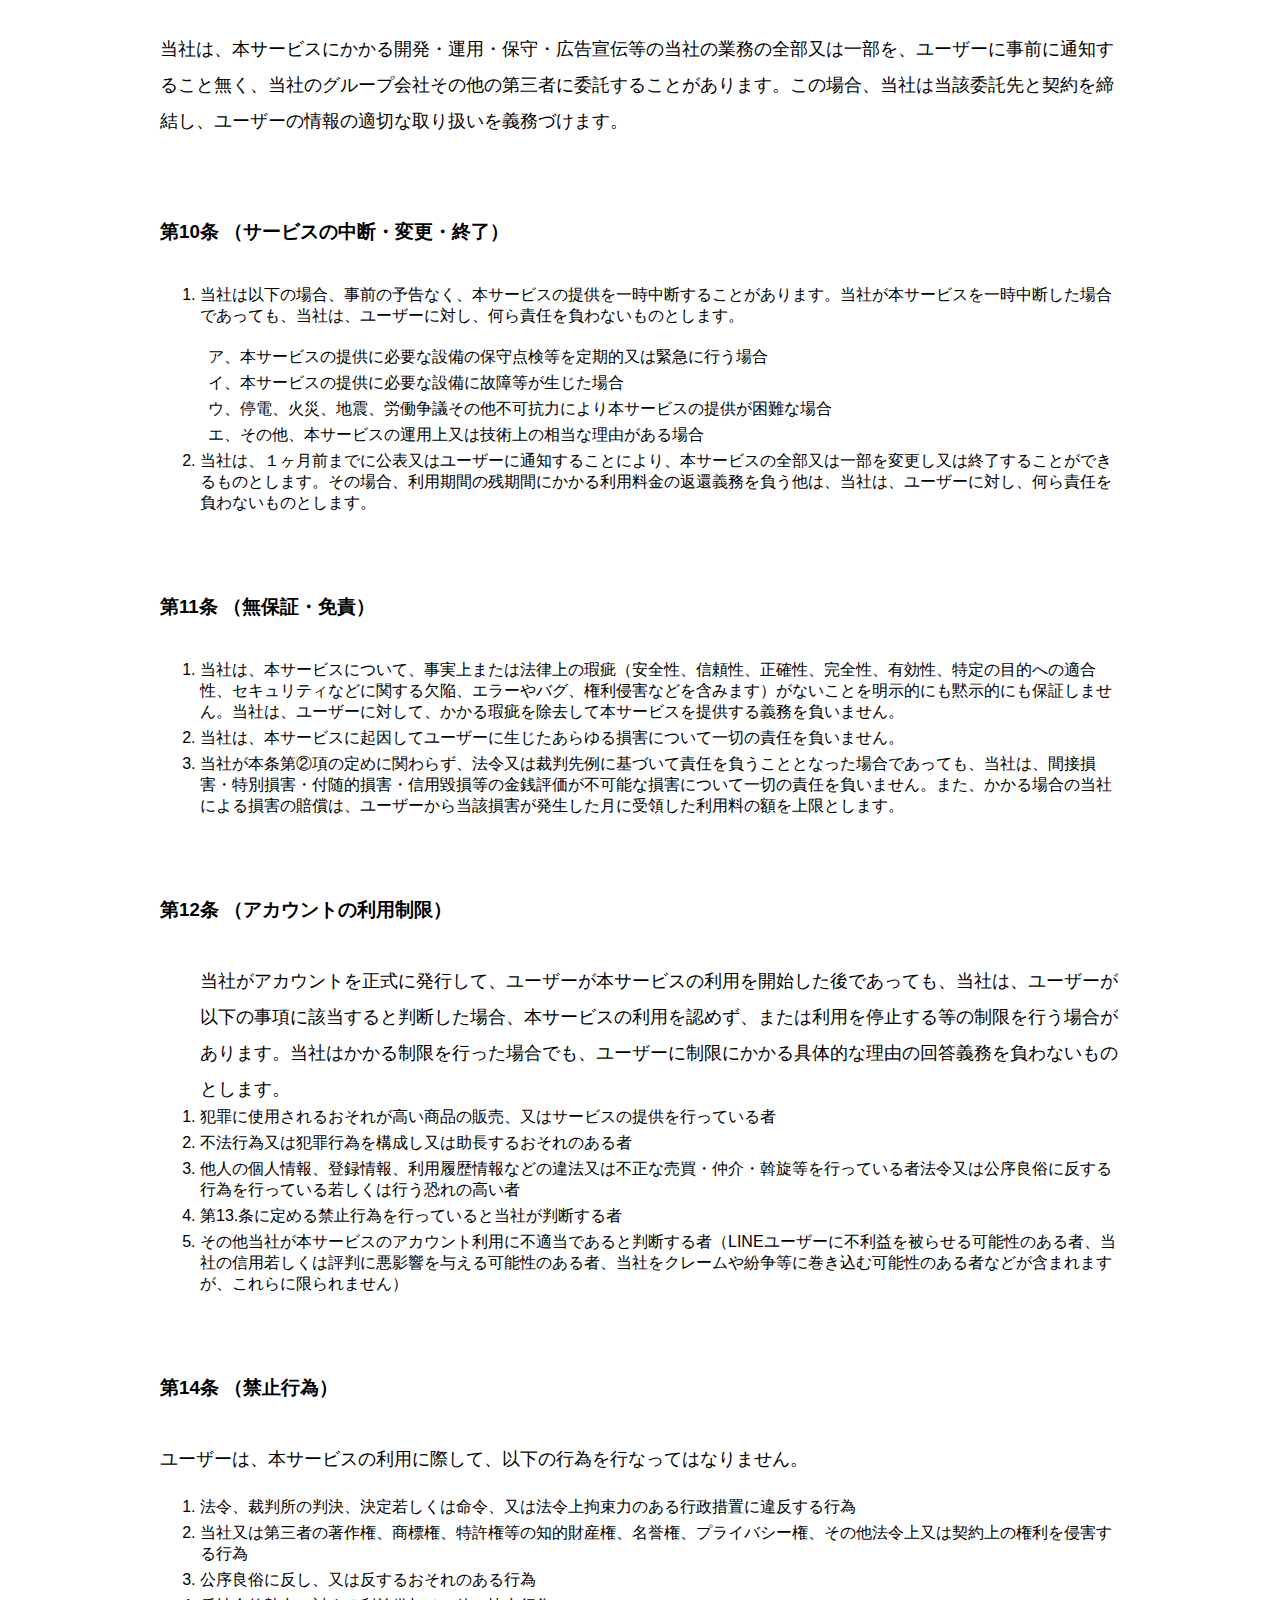
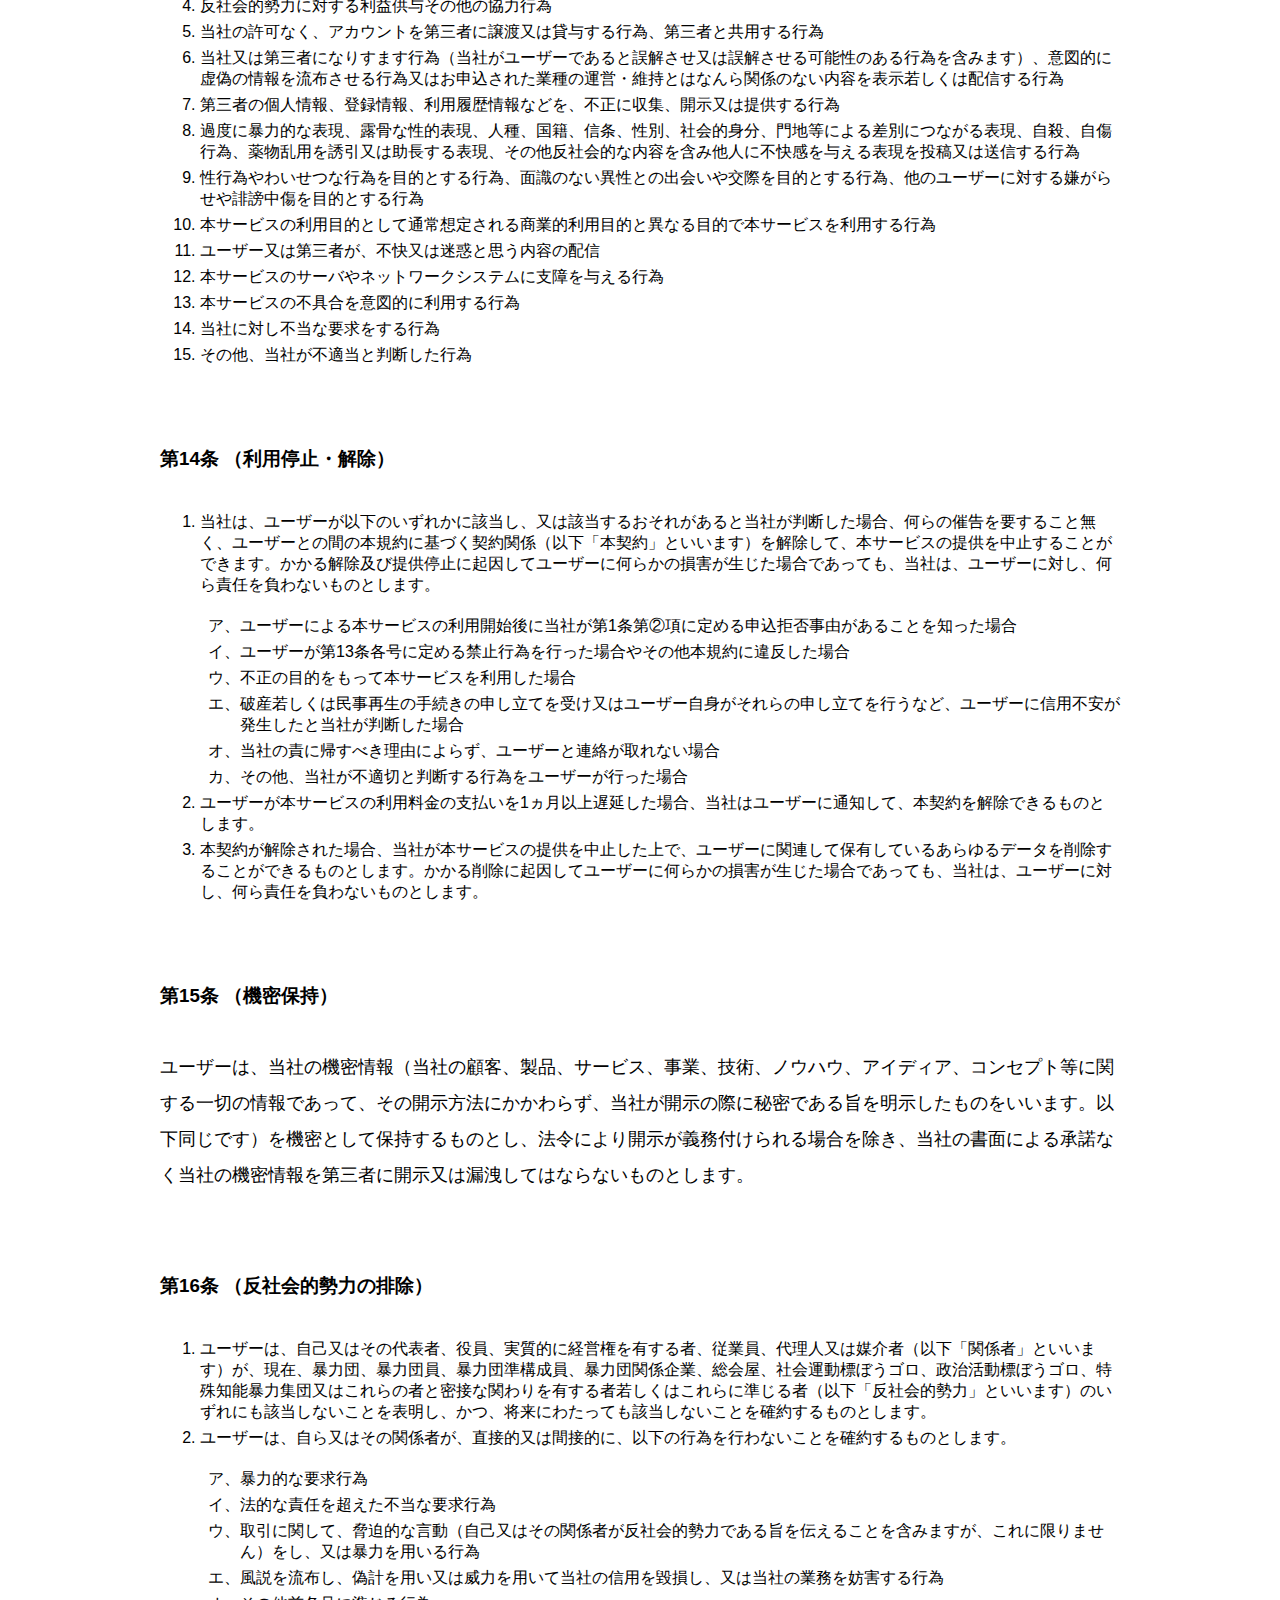
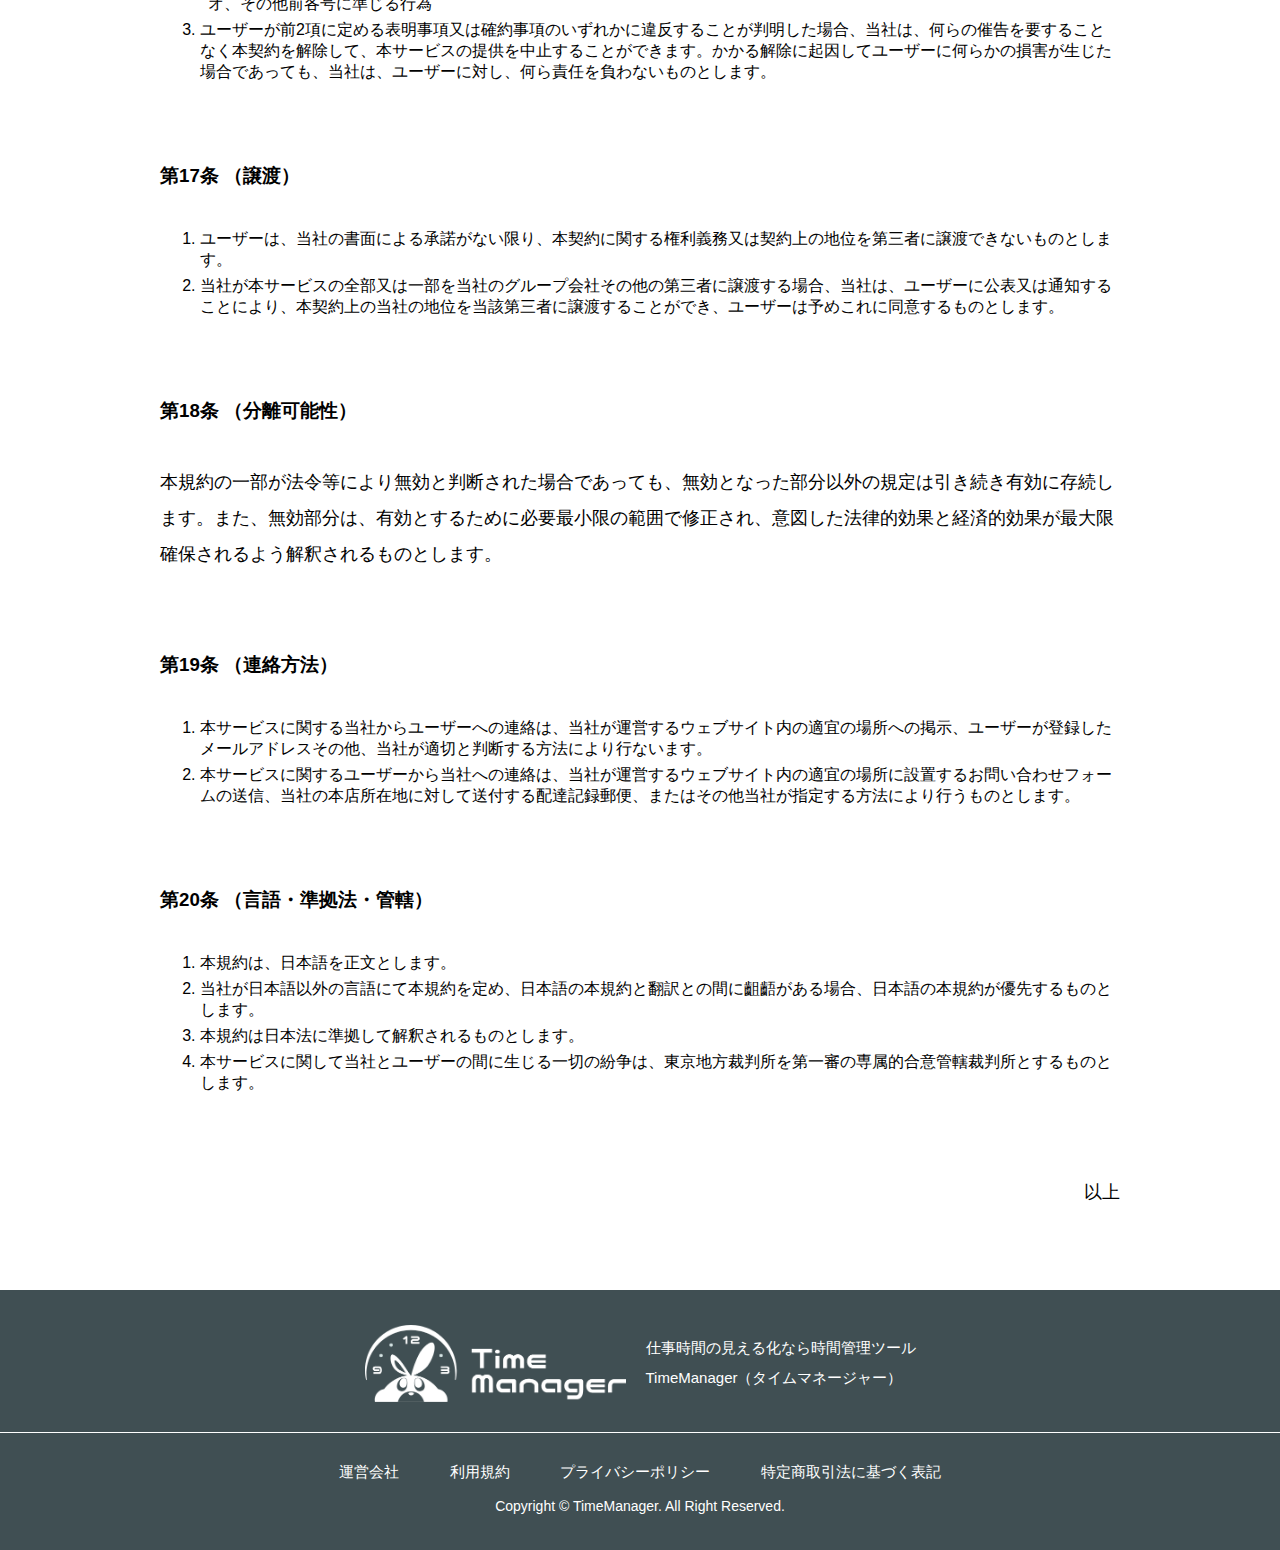
<file: rule.html>
<!DOCTYPE html>
<html lang="en">
<head>
    <meta charset="UTF-8">
    <meta http-equiv="X-UA-Compatible" content="IE=edge">
    <meta name="viewport" content="width=device-width, initial-scale=1.0">
    <link rel="stylesheet" href="./css/style.css">
    <style>
      * {
        text-align: left;
      }
      p {
        line-height: 2em;
        text-align: left;
      }

      h1 {
        margin-bottom: 80px;
        text-align: center;
      }
      
      h2, h3 {
        text-align: left;
        margin-bottom: 40px;
        margin-top: 80px;
      }

      ol {
        margin-left: 40px;
        margin-top: 20px;
      }
      
      /* ol > ol {
        margin-left: 80px;
      } */

      li {
        margin-bottom: 5px;
        list-style-type: decimal;
      }

      li.katakana {
        list-style-type: katakana;
      }
      
      ol.katakana li {
        list-style-type: katakana;
      }
    </style>
    <title>TimeManager | 利用規約</title>
    <meta name="robots" content="noindex">
</head>
<body>
    <header>
        <nav>
          <a href="./" class="logo">
            <img src="img/head-logo.png" alt="">
        </a>
        <ul>
              <a href="https://time-manager.net/login">
                  <li>ログイン</li>
                  </a>
                  <a href="https://time-manager.net/registration">
                      <li class="signin">新規登録</li>
                  </a>
          </ul>
  </nav>
    </header>
    <main>
        <!-- HEAD SUB -->
<!-- headerSub_layout_con_det_001.php -->
<!-- CONTENTS -->
<div id="contents" class="clear_fix">
  <div id="main" class="clear_fix">
    <div class="container">
    <div class="sub-header">
      <h1>「TimeManager」利用規約</h1>
    </div>
    <article class="articleBox">
    <div class="company-rule">
    <div class="company-rule_one">
    <p>
      TalkLabel利用規約（以下「本規約」といいます）は、株式会社SPIRITS（以下「当社」といいます）がTalkLabelとの名称を使用し、又は、TalkLabelと関連するものとして提供するすべてのサービス（以下「本サービス」といいます）の利用に関する条件を定めるものです。<br />
      ユーザーが本サービスの利用を申し込んだ時点で、ユーザーが本規約及び当社が別途表示する本サービス利用上の注意事項（以下これらを合わせて「本規約等」といいます）に同意したものと扱われます。本規約と当該注意事項の内容が矛盾抵触する場合は、当該注意事項の定めが優先します。
    </p>
    </div>
    <div class="company-rule_two">
    <h3>第1条	（利用申込・承諾・拒絶・取消・解約）</h3>
    <ol>
      <li>ユーザーが本サービスを利用しようとする場合、個人・法人を問わず、当社が指定する方法により利用を申込む必要があります。ユーザーが以下のいずれかに該当すると当社が判断した場合、当社は、ユーザーの申込を拒絶することができます。</li>
      <ol style="text-align: left;">
        <li class="katakana">当社に対し、虚偽の情報を提供したとき<br></li>
        <li class="katakana">当社所定の審査基準を満たさないとき（当社はかかる審査基準及び審査合格・不合格の理由を開示する義務を負いません）<br></li>
        <li class="katakana">ユーザーが事業者でないとき<br></li>
        <li class="katakana">その他ユーザーによる本サービスの利用が適当でないと判断されたとき<br></li>
      </ol>
      <li>
        ユーザーが未成年者である場合は、親権者など法定代理人の同意を得たうえで本サービスを利用してください。
      </li>
      <li>
        説明会への参加等本サービスの利用方法の習得等に必要となる一切の費用はユーザーの負担となります。
      </li>
    </ol>
    <h3>第2条	（本規約等の変更）</h3>
    <ol>
      <li>
        当社は、ユーザーに不当な不利益を生じさせない場合、民法548条の4の定めに基づき、適切な予告期間を設けてユーザーに公表又は通知することにより、民法の定めに従い、本規約等を変更できるものとします。
      </li>
      <li>
        その他の場合には、当社は一定の予告期間を設けて、ユーザーに変更内容を通知するものとし、ユーザーが当該予告期間経過後に本サービスを利用した場合には、当該変更に同意したものと扱われます。
      </li>
      <li>
        ユーザーが当該変更に同意しないことを通知した場合、本サービスの利用契約は将来に向かって解約されます。
      </li>
    </ol>
    <h3>第3条	（利用期間）</h3>
    <ol>
      <li>本サービスの利用期間は申込日より１か月とします。ユーザーが当社所定の方法により利用期間の満了日の１０営業日前までに解約を申し出ないか、当社が利用期間の満了日の１週間前までに解約を通知しない限り、利用期間は自動的に１か月延長されるものとし、その後も同様とします。営業日とは、㋐土曜日及び日曜日、㋑国民の休日、㋒当社がユーザーに当社の休日として通知した日のいずれにも該当しない日をいいます。</li>
      <li>
        前項の定めに関わらず、利用開始から１か月間（利用料金の無料期間が設定されている場合には無料期間の終了後から１か月間）は、最低利用期間となり、ユーザーは前項の解約の通知を行えないものとします。
      </li>
      <li>
        ユーザーは、前項の最低利用期間経過後は、利用期間中いつでも当社に通知して、利用期間を終了させることができます。ただし利用期間の残期間の長短に関わらず、利用料金の日割り精算は行われず、ユーザーは残期間の利用料金について支払い義務を負い、既に支払い済みの場合には、返金されません。
      </li>
    </ol>
    <h3>第4条	（利用料金）</h3>
    <ol>
      <li>本サービスのプランの内容、利用料金、支払期限等（以下「利用料金等」といいます）は、当社が公表又は通知の記載のとおりとします。</li>
      <li>当社は、ユーザーに公表又は通知することにより、利用料金等を変更又は追加することがあり、ユーザーは事前に承諾いたします。</li>
      <li>ユーザーが利用期間中に本サービスのプランを変更し、月額利用料金が増額となる場合には、日割り精算はされず、利用期間全期間分の差額を、追加して当社に支払うものとします。</li>
      <li>ユーザーが、利用期間中に本サービスのプランを変更し、月額利用料金が減額となる場合には、日割り精算はされず、利用期間の残期間分の差額は、ユーザーには返金されません。</li>
    </ol>
    <h3>第5条	（アカウント）</h3>
    <ol>
      <li>
        当社は、ユーザーに本サービスを利用するためのアカウントを付与します。
      </li>
      <li>
        ユーザーは、アカウントのパスワードを不正に利用されないよう自らの責任で厳重に管理するものとします。当社は、正しいパスワードを利用して行なわれた一切の行為を、ユーザー本人の行為とみなすことができ、ユーザーはかかる行為の結果について責任を負います。
      </li>
      <li>
        当社は、ユーザーが希望する場合、合理的な範囲内でユーザーによるアカウントの運用を補助することがあります。この場合、当社は、補助に必要な範囲で、ユーザーのアカウントを利用し、操作できるものとします。
      </li>
      <li>
        ユーザーが、当社の承諾を得て第三者にアカウントの運用を委託する場合、当該第三者がユーザーのアカウントを操作したことにより、ユーザーが何らかの損害を被った場合であっても、当社は一切の責任を負いません。
      </li>
      <li>
        ユーザーが法人である場合は、ユーザーの関連会社（ユーザーの持ち分の半分以上を保有するか、ユーザーによって半分以上の持ち分を保有されている法人をいいます。以下「関連会社」といいます）のために、自らの名義においてアカウントを申し込み、当該関連会社に当該アカウントを利用させることができます。その場合、ユーザーはかかる関連会社に対し、本規約の定めを遵守させ、関連会社による本規約の遵守について責任を負うものとします。当社は、かかる関連会社の行為につき、ユーザーの行為とみなすことができるものとします。
      </li>
      <li>
        ユーザーが本サービスの機能を利用して、本サービスを利用するための追加アカウントを作成した場合、ユーザーはかかる追加アカウントを利用する者に対し、本規約の定めを遵守させ、かかる者による本規約の遵守について責任を負うものとします。当社は、かかる者の行為につき、ユーザーの行為とみなすことができるものとします。
      </li>
      <li>
        ユーザーの本サービスにおけるすべての権利は、理由を問わず、アカウントが削除された時点で消滅します。ユーザーが誤ってアカウントを削除した場合であっても、アカウントの復旧はできません。
      </li>
    </ol>
    <h3>第6条	（通知義務）</h3>
    <p>ユーザーは、ユーザーの商号、名称、代表者、住所その他の連絡先を変更した場合、直ちに、当社所定の方法により、かかる変更を当社に通知するものとします。かかる通知を受けた場合、当社は、ユーザーに対し、かかる変更を証明する資料の提出を求めることができ、ユーザーはこれに応じるものとします。</p>
    <h3>第7条	（ユーザーの責任）</h3>
    <ol>
      <li>ユーザーが本サービスを利用したことに起因して、当社に対し、第三者からクレーム、請求又は訴訟等が提起された場合、ユーザーは自らの責任と費用負担によりこれに対応するものとし、当社に迷惑を及ぼさないものとします。</li>
      <li>ユーザーが本規約等に違反して本サービスを利用したことに起因して、当社が何らかの損害（弁護士費用の負担を含みます）を被った場合、ユーザーは、当社に対し、直ちにこの損害を賠償するものとします。</li>
    </ol>
    <h3>第8条	（情報の取扱い）</h3>
    <ol>
      <li>
        当社は、ユーザーが当社に提供したユーザーの個人情報を、本サービスに関係する当社の事務処理、ユーザーからの問い合わせに対する対応及び本サービスプライバシーポリシー記載の利用目的によるユーザーへの連絡に使用します。
      </li>
      <li>
        当社は、法令で定める場合を除き、ユーザーの同意なく、ユーザーの個人情報を第三者に提供しません。
      </li>
      <li>
        ユーザーは、当社に対して、当社がユーザー本人から収集した個人情報について、開示、訂正、追加及び削除を請求することができます。ただし、当該開示は当社が別途定める手続きによるものとし、別途手数料が必要となる場合があります。
      </li>
      <li>
        当社は、本サービスのサービス向上のため、ユーザーによる本サービスの利用状況（利用時間等）を確認することがあり、ユーザーは予めこれに同意するものとします。
      </li>
    </ol>
    <h3>第9条	（委託・業務提携）</h3>
    <p>
      当社は、本サービスにかかる開発・運用・保守・広告宣伝等の当社の業務の全部又は一部を、ユーザーに事前に通知すること無く、当社のグループ会社その他の第三者に委託することがあります。この場合、当社は当該委託先と契約を締結し、ユーザーの情報の適切な取り扱いを義務づけます。
    </p>
    <h3>第10条	（サービスの中断・変更・終了）</h3>
    <ol>
      <li>当社は以下の場合、事前の予告なく、本サービスの提供を一時中断することがあります。当社が本サービスを一時中断した場合であっても、当社は、ユーザーに対し、何ら責任を負わないものとします。</li>
      <ol class="katakana">
        <li>本サービスの提供に必要な設備の保守点検等を定期的又は緊急に行う場合</li>
        <li>本サービスの提供に必要な設備に故障等が生じた場合</li>
        <li>停電、火災、地震、労働争議その他不可抗力により本サービスの提供が困難な場合</li>
        <li>その他、本サービスの運用上又は技術上の相当な理由がある場合</li>
      </ol>
      <li>
        当社は、１ヶ月前までに公表又はユーザーに通知することにより、本サービスの全部又は一部を変更し又は終了することができるものとします。その場合、利用期間の残期間にかかる利用料金の返還義務を負う他は、当社は、ユーザーに対し、何ら責任を負わないものとします。
      </li>
    </ol>

    <h3>第11条	（無保証・免責）</h3>
    <ol>
      <li>当社は、本サービスについて、事実上または法律上の瑕疵（安全性、信頼性、正確性、完全性、有効性、特定の目的への適合性、セキュリティなどに関する欠陥、エラーやバグ、権利侵害などを含みます）がないことを明示的にも黙示的にも保証しません。当社は、ユーザーに対して、かかる瑕疵を除去して本サービスを提供する義務を負いません。</li>
      <li>
        当社は、本サービスに起因してユーザーに生じたあらゆる損害について一切の責任を負いません。
      </li>
      <li>
        当社が本条第②項の定めに関わらず、法令又は裁判先例に基づいて責任を負うこととなった場合であっても、当社は、間接損害・特別損害・付随的損害・信用毀損等の金銭評価が不可能な損害について一切の責任を負いません。また、かかる場合の当社による損害の賠償は、ユーザーから当該損害が発生した月に受領した利用料の額を上限とします。
      </li>
    </ol>
    <h3>第12条	（アカウントの利用制限）</h3>
    <ol>
      <p>当社がアカウントを正式に発行して、ユーザーが本サービスの利用を開始した後であっても、当社は、ユーザーが以下の事項に該当すると判断した場合、本サービスの利用を認めず、または利用を停止する等の制限を行う場合があります。当社はかかる制限を行った場合でも、ユーザーに制限にかかる具体的な理由の回答義務を負わないものとします。</p>
      <li>
        犯罪に使用されるおそれが高い商品の販売、又はサービスの提供を行っている者
      </li>
      <li>
        不法行為又は犯罪行為を構成し又は助長するおそれのある者
      </li>
      <li>
        他人の個人情報、登録情報、利用履歴情報などの違法又は不正な売買・仲介・斡旋等を行っている者法令又は公序良俗に反する行為を行っている若しくは行う恐れの高い者
      </li>
      <li>
        第13.条に定める禁止行為を行っていると当社が判断する者
      </li>
      <li>
        その他当社が本サービスのアカウント利用に不適当であると判断する者（LINEユーザーに不利益を被らせる可能性のある者、当社の信用若しくは評判に悪影響を与える可能性のある者、当社をクレームや紛争等に巻き込む可能性のある者などが含まれますが、これらに限られません）
      </li>
    </ol>
    <h3>第14条	（禁止行為）</h3>
    <p>ユーザーは、本サービスの利用に際して、以下の行為を行なってはなりません。</p>
    <ol>
      <li>
        法令、裁判所の判決、決定若しくは命令、又は法令上拘束力のある行政措置に違反する行為
      </li>
      <li>
        当社又は第三者の著作権、商標権、特許権等の知的財産権、名誉権、プライバシー権、その他法令上又は契約上の権利を侵害する行為
      </li>
      <li>
        公序良俗に反し、又は反するおそれのある行為
      </li>
      <li>
        反社会的勢力に対する利益供与その他の協力行為
      </li>
      <li>
        当社の許可なく、アカウントを第三者に譲渡又は貸与する行為、第三者と共用する行為
      </li>
      <li>
        当社又は第三者になりすます行為（当社がユーザーであると誤解させ又は誤解させる可能性のある行為を含みます）、意図的に虚偽の情報を流布させる行為又はお申込された業種の運営・維持とはなんら関係のない内容を表示若しくは配信する行為
      </li>
      <li>
        第三者の個人情報、登録情報、利用履歴情報などを、不正に収集、開示又は提供する行為
      </li>
      <li>
        過度に暴力的な表現、露骨な性的表現、人種、国籍、信条、性別、社会的身分、門地等による差別につながる表現、自殺、自傷行為、薬物乱用を誘引又は助長する表現、その他反社会的な内容を含み他人に不快感を与える表現を投稿又は送信する行為
      </li>
      <li>
        性行為やわいせつな行為を目的とする行為、面識のない異性との出会いや交際を目的とする行為、他のユーザーに対する嫌がらせや誹謗中傷を目的とする行為
      </li>
      <li>
        本サービスの利用目的として通常想定される商業的利用目的と異なる目的で本サービスを利用する行為
      </li>
      <li>
        ユーザー又は第三者が、不快又は迷惑と思う内容の配信
      </li>
      <li>
        本サービスのサーバやネットワークシステムに支障を与える行為
      </li>
      <li>
        本サービスの不具合を意図的に利用する行為
      </li>
      <li>
        当社に対し不当な要求をする行為
      </li>
      <li>
        その他、当社が不適当と判断した行為
      </li>
    </ol>
    <h3>第14条	（利用停止・解除）</h3>
    <ol>
      <li>
        当社は、ユーザーが以下のいずれかに該当し、又は該当するおそれがあると当社が判断した場合、何らの催告を要すること無く、ユーザーとの間の本規約に基づく契約関係（以下「本契約」といいます）を解除して、本サービスの提供を中止することができます。かかる解除及び提供停止に起因してユーザーに何らかの損害が生じた場合であっても、当社は、ユーザーに対し、何ら責任を負わないものとします。
      </li>
      <ol class="katakana">
        <li>ユーザーによる本サービスの利用開始後に当社が第1条第②項に定める申込拒否事由があることを知った場合</li>
        <li>ユーザーが第13条各号に定める禁止行為を行った場合やその他本規約に違反した場合</li>
        <li>不正の目的をもって本サービスを利用した場合</li>
        <li>破産若しくは民事再生の手続きの申し立てを受け又はユーザー自身がそれらの申し立てを行うなど、ユーザーに信用不安が発生したと当社が判断した場合</li>
        <li>当社の責に帰すべき理由によらず、ユーザーと連絡が取れない場合</li>
        <li>その他、当社が不適切と判断する行為をユーザーが行った場合</li>
      </ol>
      <li>
        ユーザーが本サービスの利用料金の支払いを1ヵ月以上遅延した場合、当社はユーザーに通知して、本契約を解除できるものとします。
      </li>
      <li>
        本契約が解除された場合、当社が本サービスの提供を中止した上で、ユーザーに関連して保有しているあらゆるデータを削除することができるものとします。かかる削除に起因してユーザーに何らかの損害が生じた場合であっても、当社は、ユーザーに対し、何ら責任を負わないものとします。
      </li>
    </ol>
    <h3>
      第15条	（機密保持）
    </h3>
    <p>
      ユーザーは、当社の機密情報（当社の顧客、製品、サービス、事業、技術、ノウハウ、アイディア、コンセプト等に関する一切の情報であって、その開示方法にかかわらず、当社が開示の際に秘密である旨を明示したものをいいます。以下同じです）を機密として保持するものとし、法令により開示が義務付けられる場合を除き、当社の書面による承諾なく当社の機密情報を第三者に開示又は漏洩してはならないものとします。
    </p>
    <h3>
      第16条 （反社会的勢力の排除）
    </h3>
    <ol>
      <li>
        ユーザーは、自己又はその代表者、役員、実質的に経営権を有する者、従業員、代理人又は媒介者（以下「関係者」といいます）が、現在、暴力団、暴力団員、暴力団準構成員、暴力団関係企業、総会屋、社会運動標ぼうゴロ、政治活動標ぼうゴロ、特殊知能暴力集団又はこれらの者と密接な関わりを有する者若しくはこれらに準じる者（以下「反社会的勢力」といいます）のいずれにも該当しないことを表明し、かつ、将来にわたっても該当しないことを確約するものとします。
      </li>
      <li>
        ユーザーは、自ら又はその関係者が、直接的又は間接的に、以下の行為を行わないことを確約するものとします。
      </li>
      <ol class="katakana">
        <li>
          暴力的な要求行為
        </li>
        <li>
          法的な責任を超えた不当な要求行為
        </li>
        <li>
          取引に関して、脅迫的な言動（自己又はその関係者が反社会的勢力である旨を伝えることを含みますが、これに限りません）をし、又は暴力を用いる行為
        </li>
        <li>
          風説を流布し、偽計を用い又は威力を用いて当社の信用を毀損し、又は当社の業務を妨害する行為
        </li>
        <li>
          その他前各号に準じる行為
        </li>
      </ol>
      <li>
        ユーザーが前2項に定める表明事項又は確約事項のいずれかに違反することが判明した場合、当社は、何らの催告を要することなく本契約を解除して、本サービスの提供を中止することができます。かかる解除に起因してユーザーに何らかの損害が生じた場合であっても、当社は、ユーザーに対し、何ら責任を負わないものとします。
      </li>
    </ol>
    <h3>
      第17条	（譲渡）
    </h3>
    <ol>
      <li>
        ユーザーは、当社の書面による承諾がない限り、本契約に関する権利義務又は契約上の地位を第三者に譲渡できないものとします。
      </li>
      <li>
        当社が本サービスの全部又は一部を当社のグループ会社その他の第三者に譲渡する場合、当社は、ユーザーに公表又は通知することにより、本契約上の当社の地位を当該第三者に譲渡することができ、ユーザーは予めこれに同意するものとします。
      </li>
    </ol>
    <h3>
      第18条	（分離可能性）
    </h3>
    <p>
      本規約の一部が法令等により無効と判断された場合であっても、無効となった部分以外の規定は引き続き有効に存続します。また、無効部分は、有効とするために必要最小限の範囲で修正され、意図した法律的効果と経済的効果が最大限確保されるよう解釈されるものとします。
    </p>
    <h3>
      第19条	（連絡方法）
    </h3>
    <ol>
      <li>
        本サービスに関する当社からユーザーへの連絡は、当社が運営するウェブサイト内の適宜の場所への掲示、ユーザーが登録したメールアドレスその他、当社が適切と判断する方法により行ないます。
      </li>
      <li>
        本サービスに関するユーザーから当社への連絡は、当社が運営するウェブサイト内の適宜の場所に設置するお問い合わせフォームの送信、当社の本店所在地に対して送付する配達記録郵便、またはその他当社が指定する方法により行うものとします。
      </li>
    </ol>
    <h3>
      第20条	（言語・準拠法・管轄）
    </h3>
    <ol>
      <li>本規約は、日本語を正文とします。</li>
      <li>当社が日本語以外の言語にて本規約を定め、日本語の本規約と翻訳との間に齟齬がある場合、日本語の本規約が優先するものとします。</li>
      <li>本規約は日本法に準拠して解釈されるものとします。</li>
      <li>本サービスに関して当社とユーザーの間に生じる一切の紛争は、東京地方裁判所を第一審の専属的合意管轄裁判所とするものとします。</li>
    </ol>
    <p style="text-align: right; margin-bottom: 80px;margin-top: 80px;">以上</p>
    </div>
    </div>
  </article>
            </div>
    </div>
    </div>
    </main>
    <footer>
      <div class="container-sub">
          <div class="flex">
              <img src="img/footer-logo.png" alt="">
              <p>仕事時間の見える化なら時間管理ツール<br>
                  TimeManager（タイムマネージャー）</p>
          </div>          
      </div>
      <div class="border"></div>
      <div class="container-sub">
          <div class="flex02">
              <a href="https://spirits-ltd.com/company" target="_blank">運営会社</a>
              <a href="./rule.html">利用規約</a>
              <a href="privacy.html">プライバシーポリシー</a>
              <a href="law.html">特定商取引法に基づく表記</a>
          </div>
          <div class="copyright">
              <p style="text-align: center;">Copyright © TimeManager. All Right Reserved.</p>
          </div>
      </div>
  </footer>
</body>
</html>
</file>
<file: css/style.css>
@charset "UTF-8";
/* デフォルト */
/* レスポンシブ設定 */
@media screen and (min-width: 321px) {
  .ssp {
    display: none;
  }
}
@media screen and (min-width: 541px) {
  .sp {
    display: none;
  }
}
@media screen and (max-width: 540px) {
  .pc {
    display: none;
  }
}
@media screen and (min-width: 769px) {
  .tb {
    display: none;
  }
}
@media screen and (max-width: 768px) {
  .nb {
    display: none;
  }
}
/* リセットCSS */
* {
  margin: 0;
  padding: 0;
  box-sizing: border-box;
}

body {
  /* デフォルトのフォントと文字カラー設定 */
  font-family: "yugothic", "yu gothic", sans-serif;
  color: #000000;
  text-align: center;
}

p {
  font-size: 18px;
  line-height: 1.7;
  text-align: justify;
  text-justify: inter-ideograph;
  text-align: center;
}
@media screen and (max-width:540px) {
  p {
    font-size: 16px;
  }
}

a {
  text-decoration: none;
  margin: 0 auto;
}

img {
  width: 100%;
  display: block;
}

section {
  padding: 60px 0 90px;
}
@media screen and (max-width:540px) {
  section {
    padding: 50px 0 70px;
  }
}

.container {
  max-width: 960px;
  width: 100%;
  margin: 0 auto;
}
@media screen and (max-width:940px) {
  .container {
    width: 90%;
  }
}
@media screen and (max-width:540px) {
  .container {
    max-width: 340px;
    width: 90%;
  }
}
.container-sub {
  max-width: 816px;
  width: 80%;
  margin: 0 auto;
}
@media screen and (max-width:540px) {
  .container-sub {
    max-width: 340px;
    width: 90%;
  }
}

h2 {
  text-align: center;
  font-size: 30px;
  color: #445F65;
  font-weight: bold;
  margin: 70px auto 50px;
  position: relative;
  line-height: 1.3;
}
@media screen and (max-width:540px) {
  h2 {
    font-size: 22px;
    margin: 60px auto 25px;
  }
}
h2::before {
  position: absolute;
  content: "";
  background: url(../img/h2-img.png);
  width: 86px;
  height: 71px;
  background-size: contain;
  background-repeat: no-repeat;
  background-position: center;
  top: -75px;
  left: 50%;
  transform: translateX(-50%);
}
@media screen and (max-width:540px) {
  h2::before {
    width: 58px;
    height: 48px;
    top: -55px;
  }
}
h2 span {
  font-size: 20px;
}
@media screen and (max-width:540px) {
  h2 span {
    font-size: 18px;
  }
}

header {
  padding: 20px 30px;
}
@media screen and (max-width:540px) {
  header {
    padding: 15px 10px;
  }
}
header nav {
  display: flex;
  align-items: center;
  justify-content: space-between;
}
header nav a {
  margin: 0;
}
header nav a.logo {
  width: 200px;
}
@media screen and (max-width:540px) {
  header nav a.logo {
    width: 117px;
  }
}
header nav ul {
  display: flex;
  justify-content: center;
  gap: 20px;
}
@media screen and (max-width:540px) {
  header nav ul {
    width: 80%;
    gap: 5px;
    justify-content: right;
  }
}
header nav ul a li {
  width: 160px;
  padding: 6px 0;
  text-align: center;
  list-style: none;
  border-radius: 100px;
  font-size: 17px;
  border: 3px solid #00B9BF;
  font-weight: bold;
  background-color: #00B9BF;
  color: white;
}
@media screen and (max-width:540px) {
  header nav ul a li {
    width: 110px;
    padding: 3px 0;
    font-size: 14px;
    border: 2px solid #00B9BF;
  }
}
@media screen and (max-width:320px) {
  header nav ul a li {
    width: 90px;
  }
}
header nav ul a li.signin {
  background-color: white;
  color: #00B9BF;
}

.merit {
  background: url(../img/merit-bg.png);
  background-size: cover;
}
@media screen and (max-width:540px) {
  .merit {
    background: url(../img/merit-bg-sp.png);
    background-size: cover;
  }
}
@media screen and (max-width:540px) {
  .merit img {
    margin: 25px auto 60px;
  }
}
.merit img.merit {
  margin-top: 110px;
}
@media screen and (max-width:540px) {
  .merit img.merit {
    margin: 0px auto;
  }
}

.function {
  background-color: #F5FBFB;
}
.function h2 {
  margin-bottom: 60px;
}
@media screen and (max-width:540px) {
  .function h2 {
    margin-bottom: 30px;
  }
}
.function .box {
  display: flex;
  justify-content: center;
  flex-wrap: wrap;
  gap: 0 30px;
}
.function .box .ex {
  width: 45%;
  margin-bottom: 50px;
}
@media screen and (max-width:540px) {
  .function .box .ex {
    width: 100%;
    margin-bottom: 45px;
  }
}
.function .box .ex:last-child {
  margin-bottom: 0;
}
.function .box .ex img {
  margin-bottom: 25px;
}
.function .box .ex p {
  font-size: 22px;
  font-weight: bold;
}
@media screen and (max-width:540px) {
  .function .box .ex p {
    font-size: 18px;
  }
}

.price h2 {
  margin-bottom: 10px;
}
.price p {
  margin-bottom: 50px;
}
@media screen and (max-width:540px) {
  .price p {
    margin-bottom: 30px;
  }
}

.cta {
  background: url(../img/cta-bg.png);
  background-size: cover;
  padding: 100px 0;
}
@media screen and (max-width:540px) {
  .cta {
    background: url(../img/cta-bg-sp.png);
    background-size: cover;
    padding: 60px 0 80px;
  }
}
.cta .flex {
  display: flex;
  justify-content: center;
  align-items: center;
  gap: 25px;
}
@media screen and (max-width:540px) {
  .cta .flex {
    display: block;
  }
}
.cta .flex img {
  width: 47%;
}
@media screen and (max-width:540px) {
  .cta .flex img {
    width: 100%;
    margin-bottom: 20px;
  }
}
.cta .flex .text h2 {
  position: static;
  color: #000000;
  text-align: left;
  margin-bottom: 20px;
  margin-top: 0px;
}
.cta .flex .text p {
  margin-bottom: 35px;
  text-align: justify;
}
@media screen and (max-width:540px) {
  .cta .flex .text p {
    text-align: justify;
    margin-bottom: 40px;
  }
}
.cta .flex .text a {
  display: block;
}
.cta .flex .text a.button {
  text-align: center;
  font-weight: bold;
  color: white;
  font-size: 20px;
  width: 100%;
  padding: 15px 0;
  background-color: #F09400;
  border: 3px solid #F0AF00;
  box-shadow: 0px 0px 6px rgba(0, 0, 0, 0.16);
  border-radius: 100px;
}
@media screen and (max-width:540px) {
  .cta .flex h2 {
    margin-top: 0px;
    margin-bottom: 25px;
    position: static;
    color: #000000;
  }
}

footer {
  background: #404F53;
  padding: 35px 0 30px;
}
footer .flex {
  max-width: 580px;
  display: flex;
  justify-content: center;
  align-items: center;
  gap: 20px;
  margin: 0 auto 30px;
}
@media screen and (max-width:540px) {
  footer .flex {
    display: block;
  }
}
footer .flex img {
  width: 45%;
}
@media screen and (max-width:540px) {
  footer .flex img {
    width: 80%;
    margin: 0 auto 10px;
  }
}
footer .flex p {
  text-align: justify;
  font-size: 15px;
  color: white;
}
@media screen and (max-width:540px) {
  footer .flex p {
    text-align: center;
  }
}
footer .border {
  width: 100%;
  border-top: 1px solid white;
}
footer .flex02 {
  display: flex;
  width: 80%;
  flex-wrap: wrap;
  margin: 30px auto 0;
}
@media screen and (max-width:540px) {
  footer .flex02 {
    width: 100%;
  }
}
footer .flex02 a {
  color: white;
  padding: 0 5px;
  font-size: 15px;
}
footer .copyright {
  margin-top: 10px;
}
footer .copyright p {
  color: white;
  font-size: 14px;
}/*# sourceMappingURL=style.css.map */
</file>
